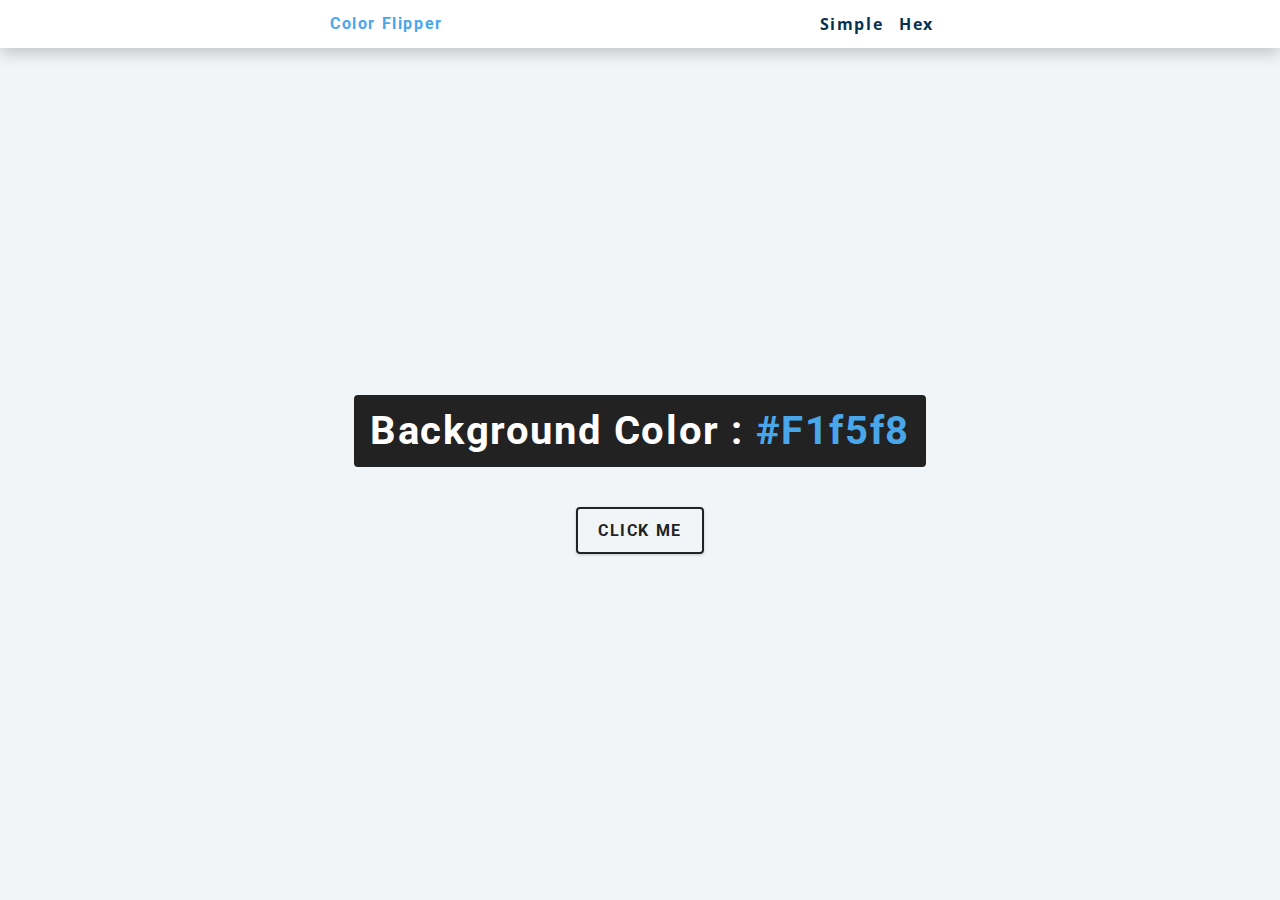
<file: color flipper pro1/index.html>
<!DOCTYPE html>
<html lang="en">
  <head>
    <meta charset="UTF-8" />
    <meta name="viewport" content="width=device-width, initial-scale=1.0" />
    <title>Color Flipper || Simple</title>

    <!-- styles -->
    <link rel="stylesheet" href="styles.css" />
  </head>
  <body>
    <nav>
      <div class="nav-center">
        <h4>Color Flipper</h4>
        <ul class="nav-links">
          <li>
            <a href="index.html">Simple</a>
          </li>
          <li>
            <a href="hex.html">Hex</a>
          </li>
        </ul>
      </div>
    </nav>
    <main>
      <div class="container">
        <h2>Background color : <span class="color">
          #f1f5f8
        </span></h2>
        <button class="btn btn-hero" id="btn">Click me</button>
      </div>
    </main>
    <!-- javascript -->
    <script src="app.js"></script>
  </body>
</html>
</file>
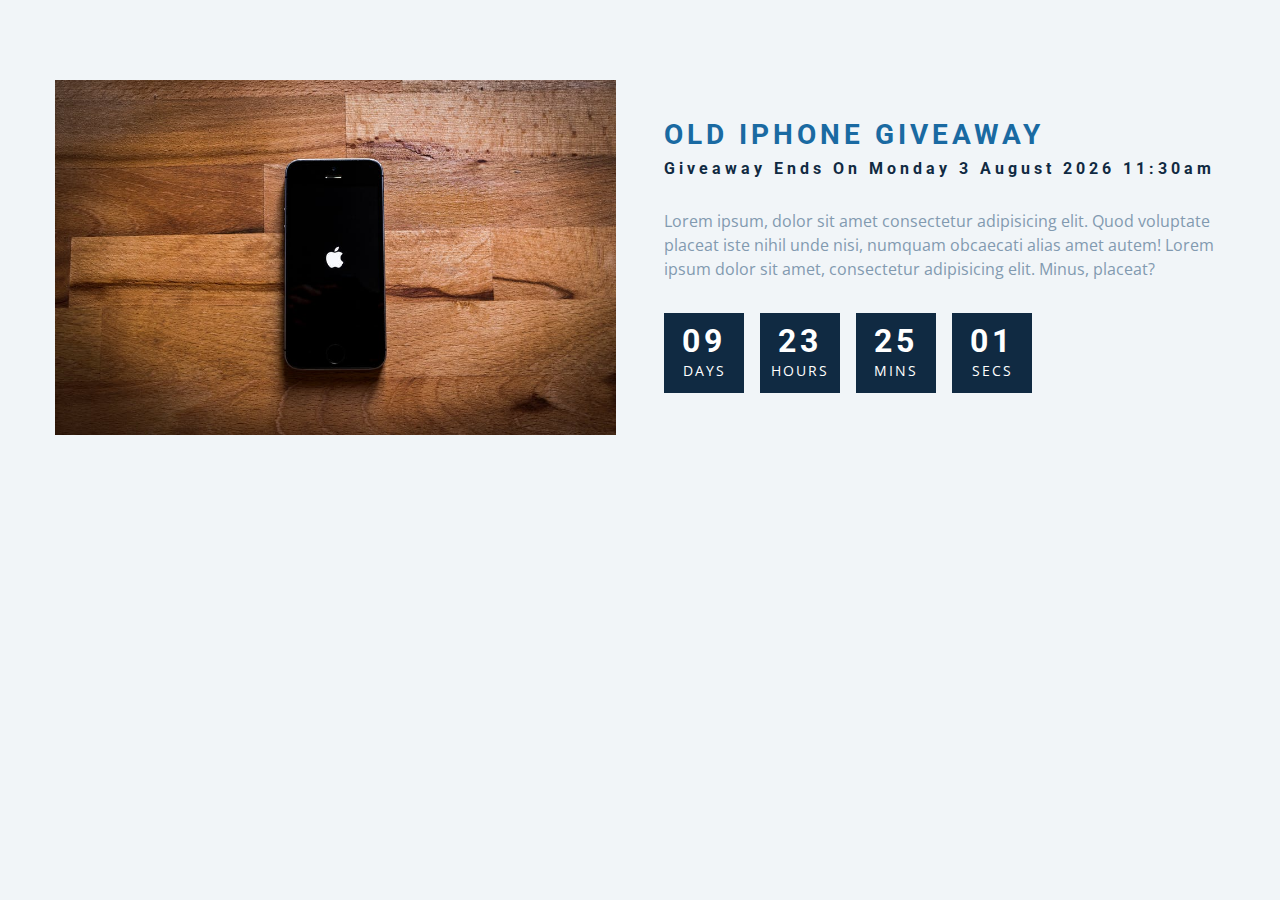
<file: countdown pro 12/index.html>
<!DOCTYPE html>
<html lang="en">
  <head>
    <meta charset="UTF-8" />
    <meta name="viewport" content="width=device-width, initial-scale=1.0" />
    <title>Countdown</title>

    <!-- styles -->
    <link rel="stylesheet" href="styles.css" />
  </head>
  <body>
    <section class="section-center">
      <article class="gift-img">
        <img src="images/gift.jpeg" alt="gigft picture" />
      </article>

      <article class="gift-info">
        <h3>Old iphone giveaway</h3>
        <h4 class="giveaway">giveaway ends on sunday ,24 april 2023, 8:am</h4>
        <p>
          Lorem ipsum, dolor sit amet consectetur adipisicing elit. Quod
          voluptate placeat iste nihil unde nisi, numquam obcaecati alias amet
          autem! Lorem ipsum dolor sit amet, consectetur adipisicing elit.
          Minus, placeat?
        </p>
        <div class="deadline">
          <div class="deadline-format">
            <div>
              <h4 class="days">34</h4>
              <span>days</span>
            </div>
          </div>
          <div class="deadline-format">
            <div>
              <h4 class="Hours">17</h4>
              <span>Hours</span>
            </div>
          </div>
          <div class="deadline-format">
            <div>
              <h4 class="Mins">30</h4>
              <span>Mins</span>
            </div>
          </div>
          <div class="deadline-format">
            <div>
              <h4 class="secs">10</h4>
              <span>Secs</span>
            </div>
          </div>
        </div>
      </article>
    </section>
    <!-- javascript -->
    <script src="app.js"></script>
  </body>
</html>
</file>
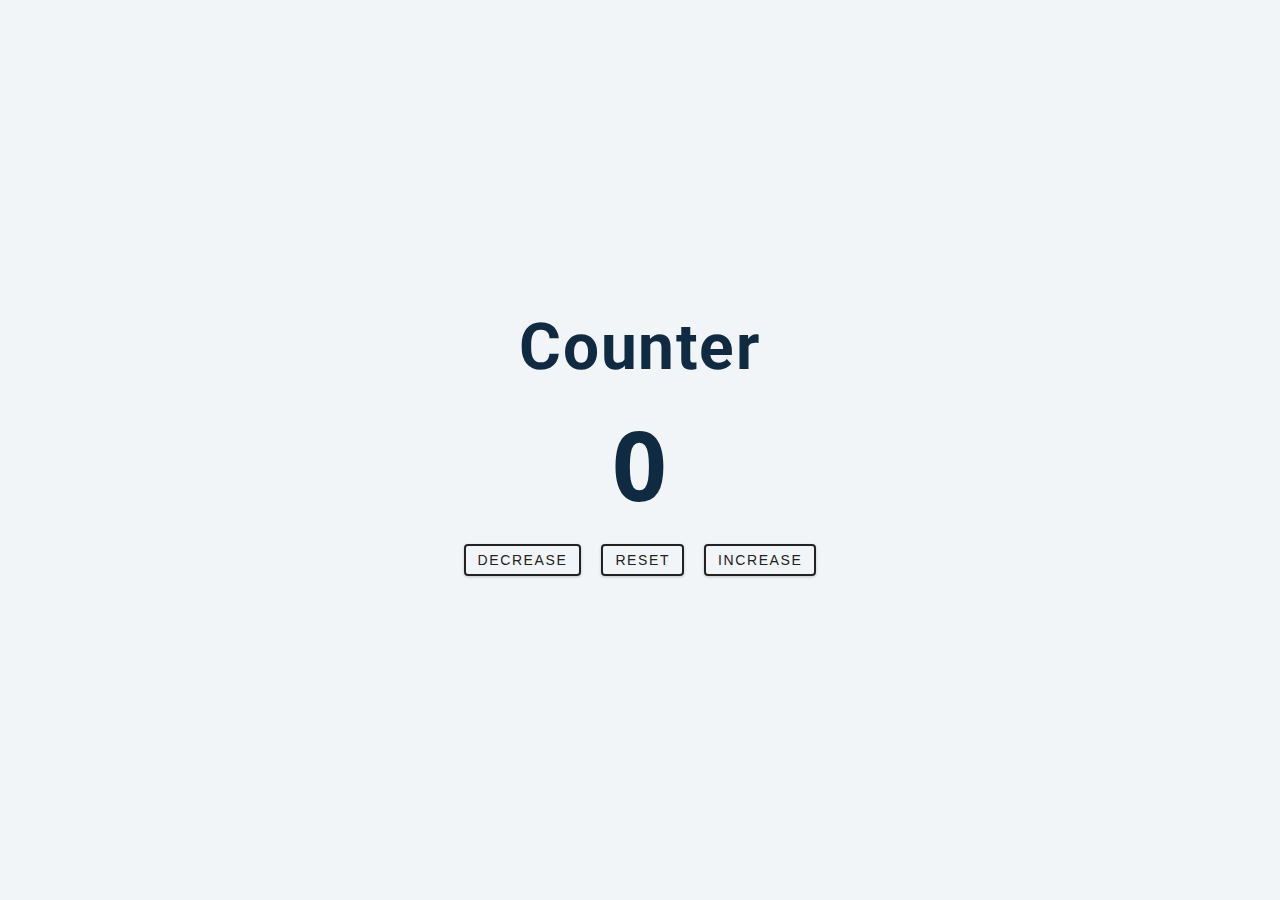
<file: counter pro2/index.html>
<!DOCTYPE html>
<html lang="en">
  <head>
    <meta charset="UTF-8" />
    <meta name="viewport" content="width=device-width, initial-scale=1.0" />
    <title>Counter</title>

    <!-- styles -->
    <link rel="stylesheet" href="styles.css" />
  </head>
  <body>
    <main>
      <div class="container">
        <h1>Counter</h1>
        <span id="value">
          0
        </span>
        <div class="button-container">
          <button class="btn decrease">Decrease</button>
          <button class="btn reset">Reset</button>
          <button class="btn increase">Increase</button>
        </div>
      </div>
    </main>
    <!-- javascript -->
    <script src="app.js"></script>
  </body>
</html>
</file>
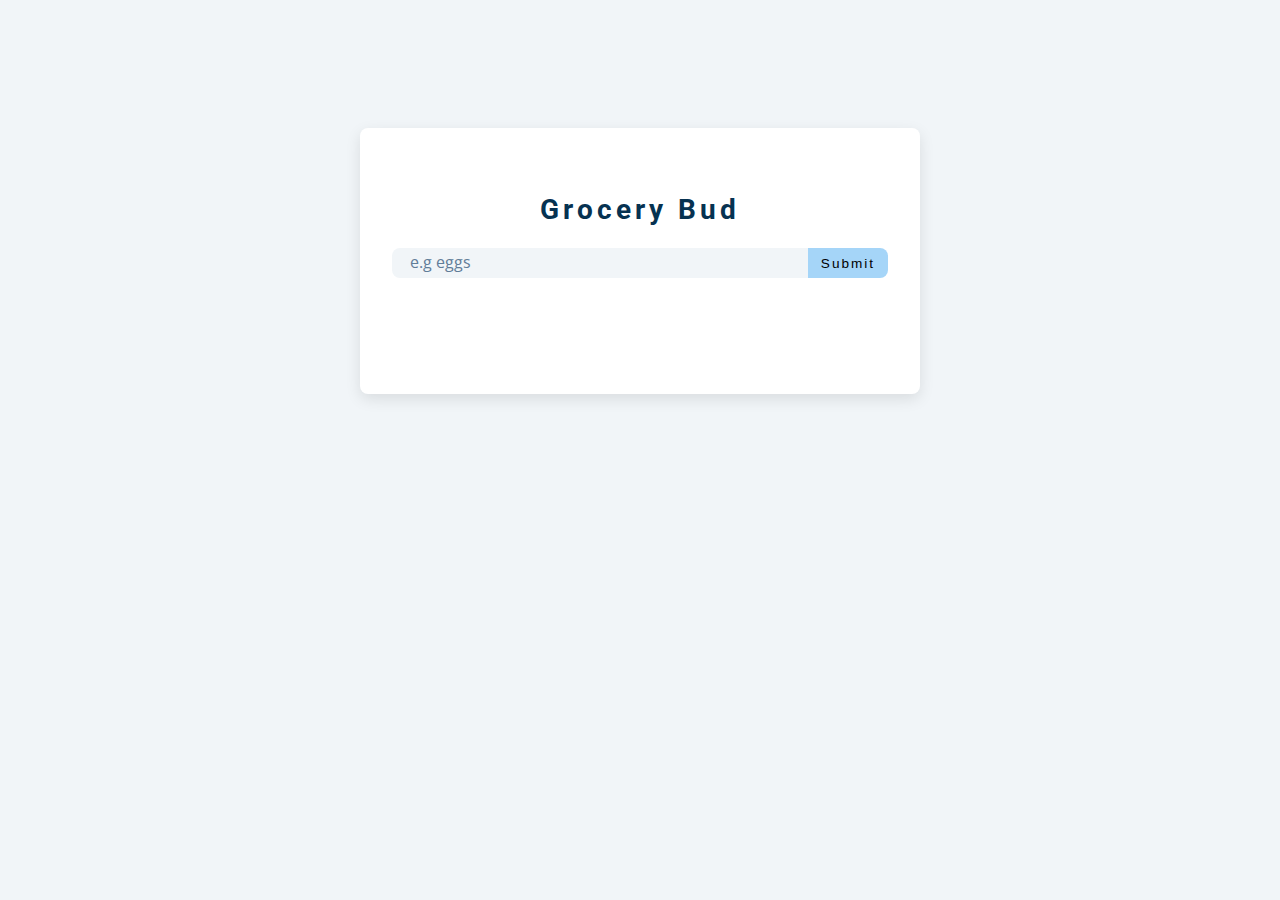
<file: Grocery pro 14/index.html>
<!DOCTYPE html>
<html lang="en">
  <head>
    <meta charset="UTF-8" />
    <meta name="viewport" content="width=device-width, initial-scale=1.0" />
    <title>Grocery Bud</title>
    <!-- font-awesome -->
    <link
      rel="stylesheet"
      href="https://cdnjs.cloudflare.com/ajax/libs/font-awesome/5.14.0/css/all.min.css"
    />
    <!-- styles -->
    <link rel="stylesheet" href="styles.css" />
  </head>
  <body>
    <section class="section-center">
      <!-- form -->
      <form class="grocery-form">
        <p class="alert"></p>
        <h3>grocery bud</h3>
        <div class="form-control">
          <input type="text" name="" id="grocery" placeholder="e.g eggs" />
          <button type="submit" class="submit-btn">submit</button>
        </div>
      </form>
      <!-- list  -->
      <div class="grocery-container">
        <div class="grocery-list">
          <article class="grocery-item"></article>
        </div>
        <!-- button -->
        <button type="button" class="clear-btn">clear item</button>
      </div>
    </section>
    <!-- javascript -->
    <script src="app.js"></script>
  </body>
</html>
</file>
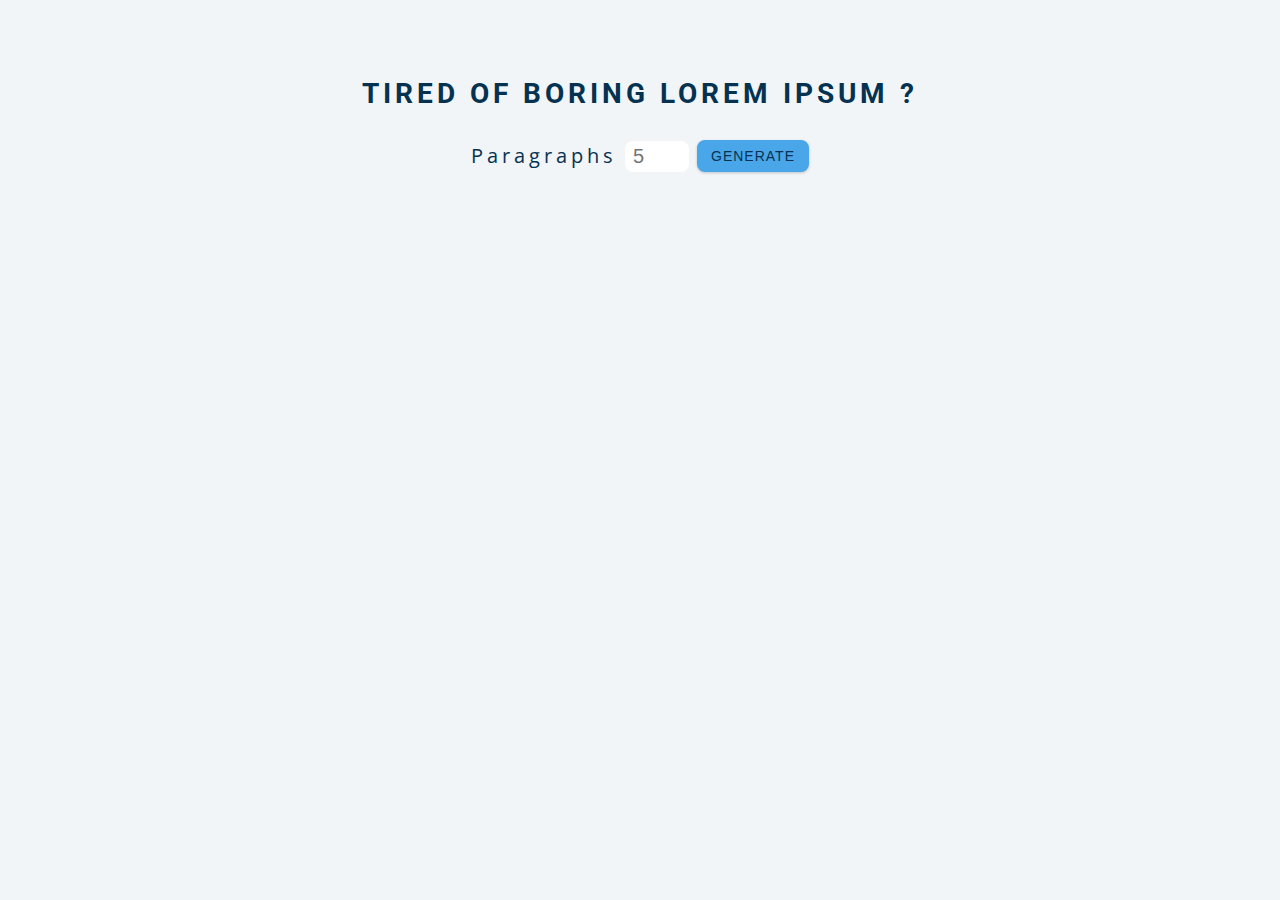
<file: Lorem ipsem pro 13/index.html>
<!DOCTYPE html>
<html lang="en">
  <head>
    <meta charset="UTF-8" />
    <meta name="viewport" content="width=device-width, initial-scale=1.0" />
    <title>Lorem Ipsum</title>

    <!-- styles -->
    <link rel="stylesheet" href="styles.css" />
  </head>
  <body>
    <section class="section-center">
      <h3>tired of boring lorem Ipsum ?</h3>
      <form class="lorem-form">
        <label for="amount">paragraphs</label>
        <input type="number" name="amount" id="amount" placeholder="5" />
        <button type="submit" class="btn">generate</button>
      </form>
      <article class="lorem-text"></article>
    </section>
    <!-- javascript -->
    <script src="app.js"></script>
  </body>
</html>
</file>
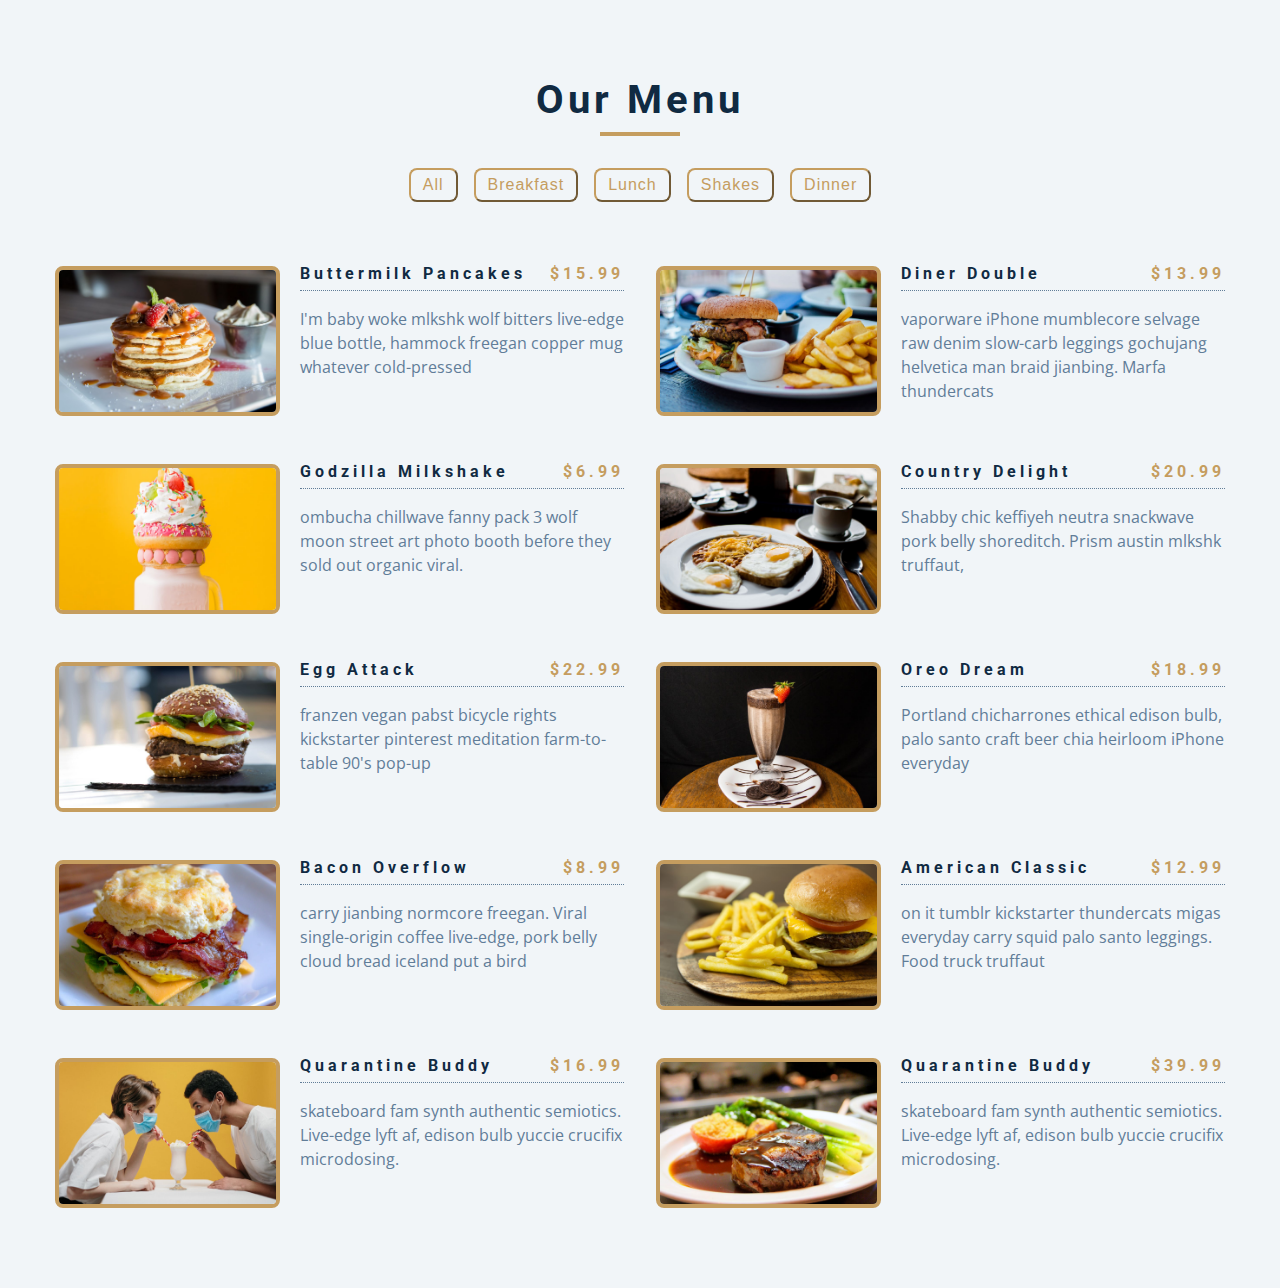
<file: menu pro 8/index.html>
<!DOCTYPE html>
<html lang="en">
  <head>
    <meta charset="UTF-8" />
    <meta name="viewport" content="width=device-width, initial-scale=1.0" />
    <title>Starter</title>
    <!-- font-awesome -->
    <link
      rel="stylesheet"
      href="https://cdnjs.cloudflare.com/ajax/libs/font-awesome/5.14.0/css/all.min.css"
    />
    <!-- styles -->
    <link rel="stylesheet" href="styles.css" />
  </head>
  <body>
    <section class="menu">
      <!-- title -->
      <div class="title">
        <h2>Our Menu</h2>
        <div class="underline"></div>
      </div>
      <!-- filter buttons -->
      <div class="btn-container">
        <!-- <button class="filter-btn" type="button" data-id="all">all</button>
        <button class="filter-btn" type="button" data-id="breakfast">
          breakfast
        </button>
        <button class="filter-btn" type="button" data-id="lunch">lunch</button>
        <button class="filter-btn" type="button" data-id="shakes">
          shakes
        </button> -->
      </div>
      <!-- menu items  -->
      <div class="section-center">
        <!-- single item starts here-->
        <!-- <article class="menu-item">
          <img src="images/menu-item.jpeg" class="photo" alt="menu item" />
          <div class="item-info">
            <header>
              <h4>Buttermilk pancakes</h4>
              <h4 class="price">$15</h4>
            </header>
            <p class="item-text">
              Lorem ipsum dolor sit amet consectetur adipisicing elit. Et
              eligendi beatae aperiam corporis quisquam consequatur deserunt
              vero repudiandae necessitatibus obcaecati?
            </p>
          </div>
        </article> -->

        <!-- single item ends here-->
      </div>
    </section>
    <!-- javascript -->
    <script src="app.js"></script>
  </body>
</html>
</file>
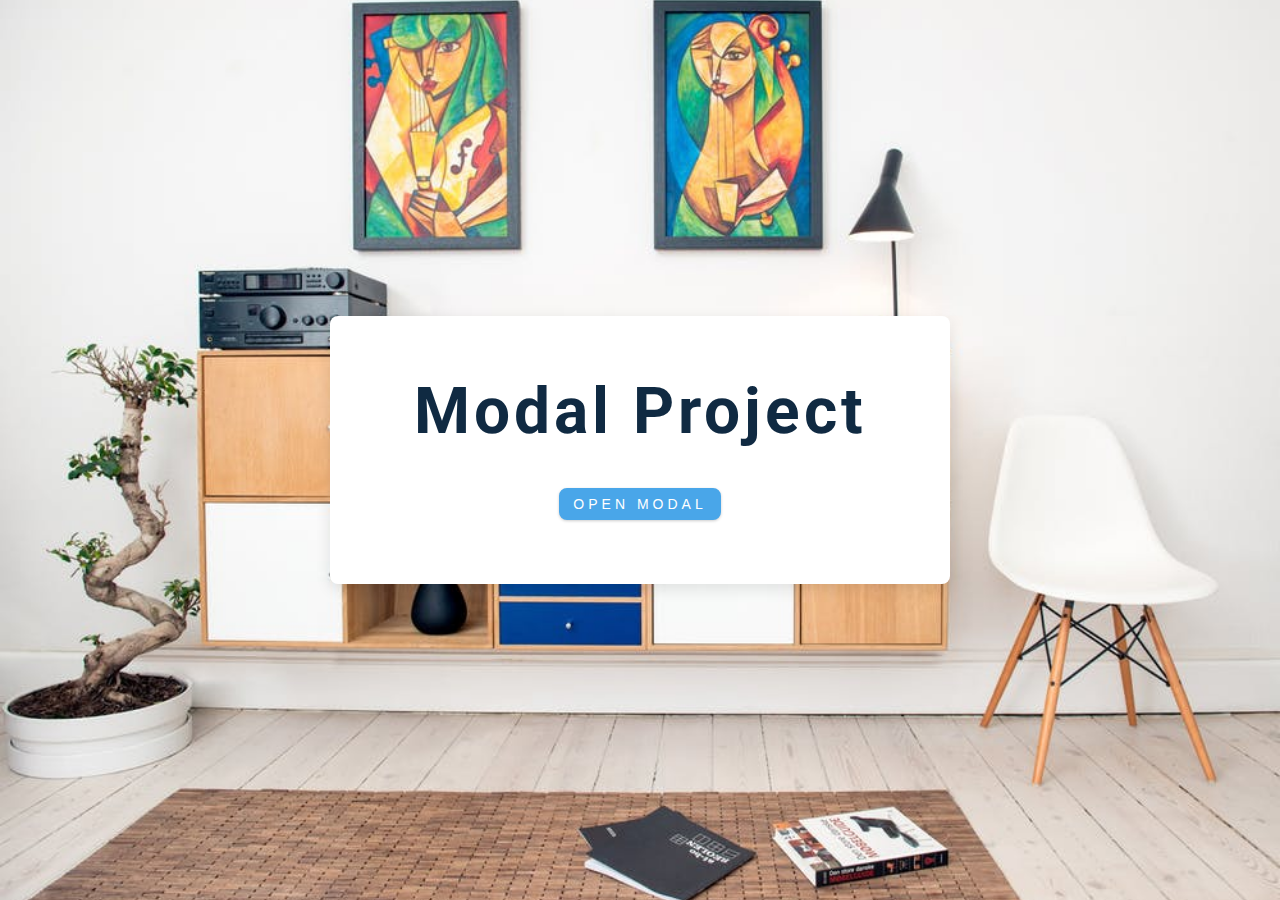
<file: Modal pro 6/index.html>
<!DOCTYPE html>
<html lang="en">
  <head>
    <meta charset="UTF-8" />
    <meta name="viewport" content="width=device-width, initial-scale=1.0" />
    <title>Modal</title>
    <!-- font-awesome -->
    <link
      rel="stylesheet"
      href="https://cdnjs.cloudflare.com/ajax/libs/font-awesome/5.14.0/css/all.min.css"
    />
    <!-- styles -->
    <link rel="stylesheet" href="styles.css" />
  </head>
  <body>
    <header class="hero">
      <div class="banner">
        <h1>Modal project</h1>
        <button class="btn modal-btn">open modal</button>
      </div>
    </header>
    <div class="modal-overlay">
      <div class="modal-container">
        <h3>Modal content</h3>
        <button class="close-btn">
          <i class="fas fa-times"></i>
        </button>
      </div>
    </div>
    <!-- javascript -->
    <script src="app.js"></script>
  </body>
</html>
</file>
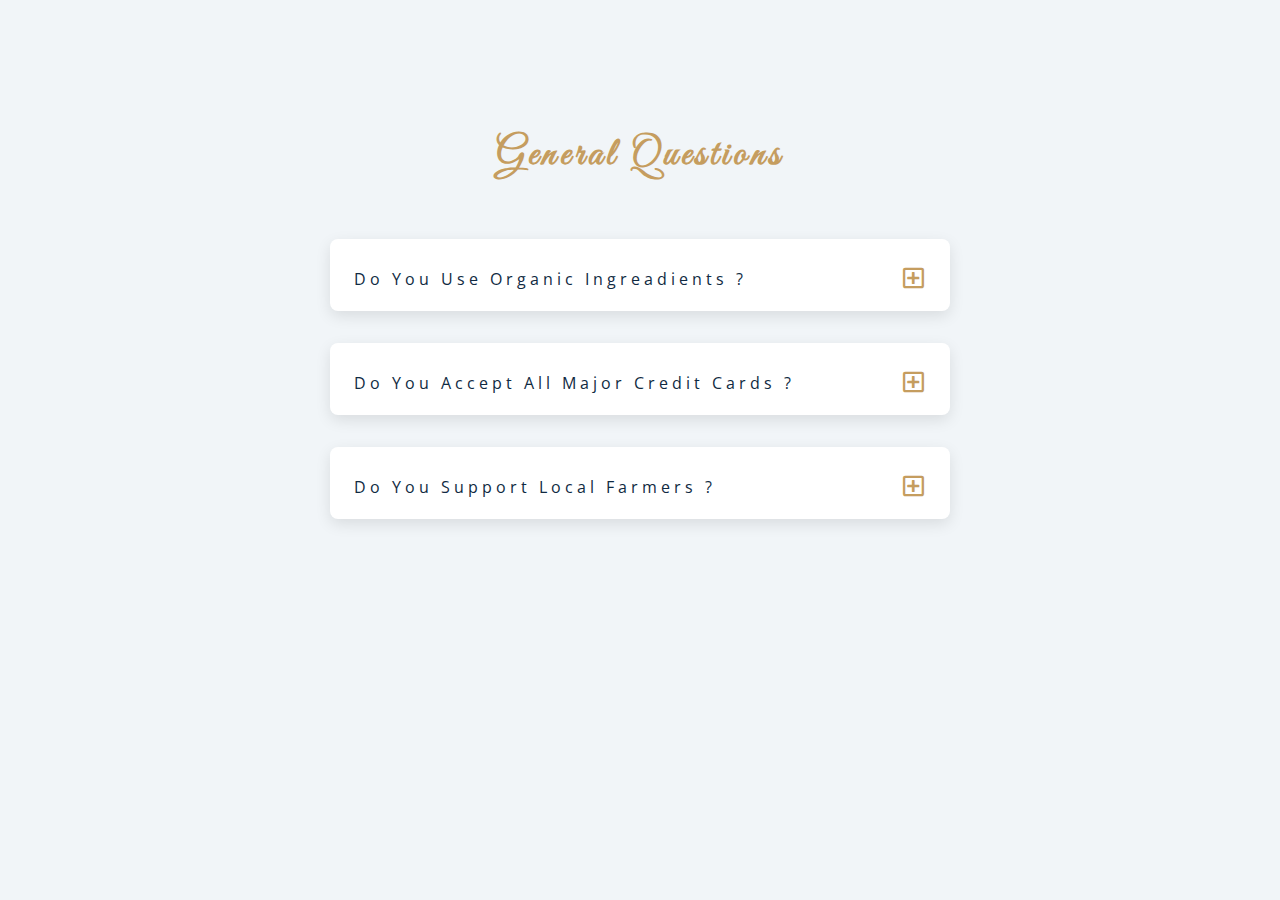
<file: questions pro7/index.html>
<!DOCTYPE html>
<html lang="en">
  <head>
    <meta charset="UTF-8" />
    <meta name="viewport" content="width=device-width, initial-scale=1.0" />
    <title>Q & A</title>
    <!-- font-awesome -->
    <link
      rel="stylesheet"
      href="https://cdnjs.cloudflare.com/ajax/libs/font-awesome/5.14.0/css/all.min.css"
    />
    <!-- extra fonts -->
    <link
      href="https://fonts.googleapis.com/css?family=Great+Vibes&display=swap"
      rel="stylesheet"
    />
    <!-- styles -->
    <link rel="stylesheet" href="styles.css" />
  </head>
  <body>
    <section class="questions">
      <!-- title -->
      <div class="title">
        <h2>General questions</h2>
      </div>
      <!-- questions -->
      <div class="section-center">
        <!-- single queation -->

        <article class="question">
          <div class="question-title">
            <p>Do you use organic ingreadients ?</p>
            <button type="button" class="question-btn">
              <span class="plus-icon"><i class="far fa-plus-square"></i></span>
              <span class="minus-icon"
                ><i class="far fa-minus-square"></i
              ></span>
            </button>
          </div>
          <div class="question-text">
            <p>
              Lorem ipsum dolor sit amet consectetur adipisicing elit. Vel modi
              quo expedita aliquam eligendi sit iste et laborum? Eos, quasi.
            </p>
          </div>
        </article>
        <article class="question">
          <div class="question-title">
            <p>Do you accept all major credit cards ?</p>
            <button type="button" class="question-btn">
              <span class="plus-icon"><i class="far fa-plus-square"></i></span>
              <span class="minus-icon"
                ><i class="far fa-minus-square"></i
              ></span>
            </button>
          </div>
          <div class="question-text">
            <p>
              Lorem ipsum dolor sit amet consectetur adipisicing elit. Vel modi
              quo expedita aliquam eligendi sit iste et laborum? Eos, quasi.
            </p>
          </div>
        </article>
        <article class="question">
          <div class="question-title">
            <p>Do you support local farmers ?</p>
            <button type="button" class="question-btn">
              <span class="plus-icon"><i class="far fa-plus-square"></i></span>
              <span class="minus-icon"
                ><i class="far fa-minus-square"></i
              ></span>
            </button>
          </div>
          <div class="question-text">
            <p>
              Lorem ipsum dolor sit amet consectetur adipisicing elit. Vel modi
              quo expedita aliquam eligendi sit iste et laborum? Eos, quasi.
            </p>
          </div>
        </article>

        <!-- single queation ends here -->
      </div>
    </section>
    <!-- javascript -->
    <script src="app.js"></script>
  </body>
</html>
</file>
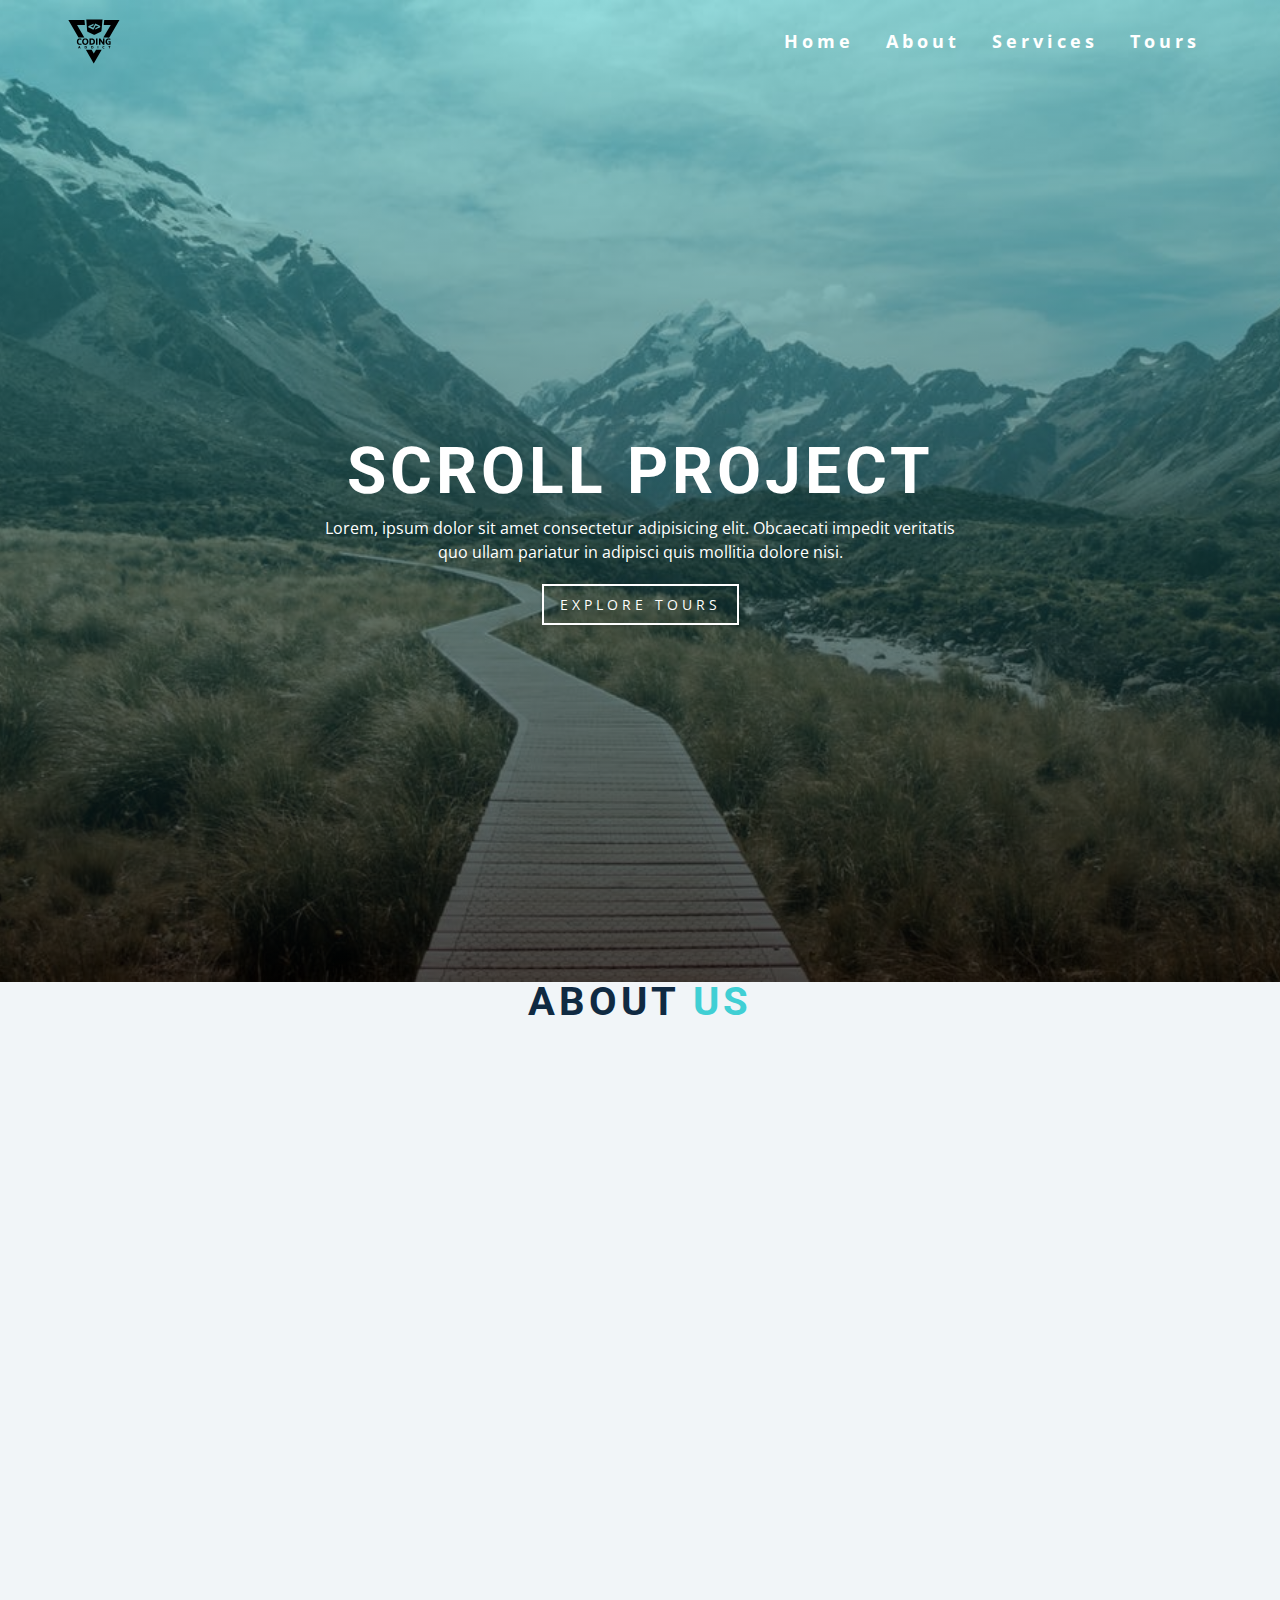
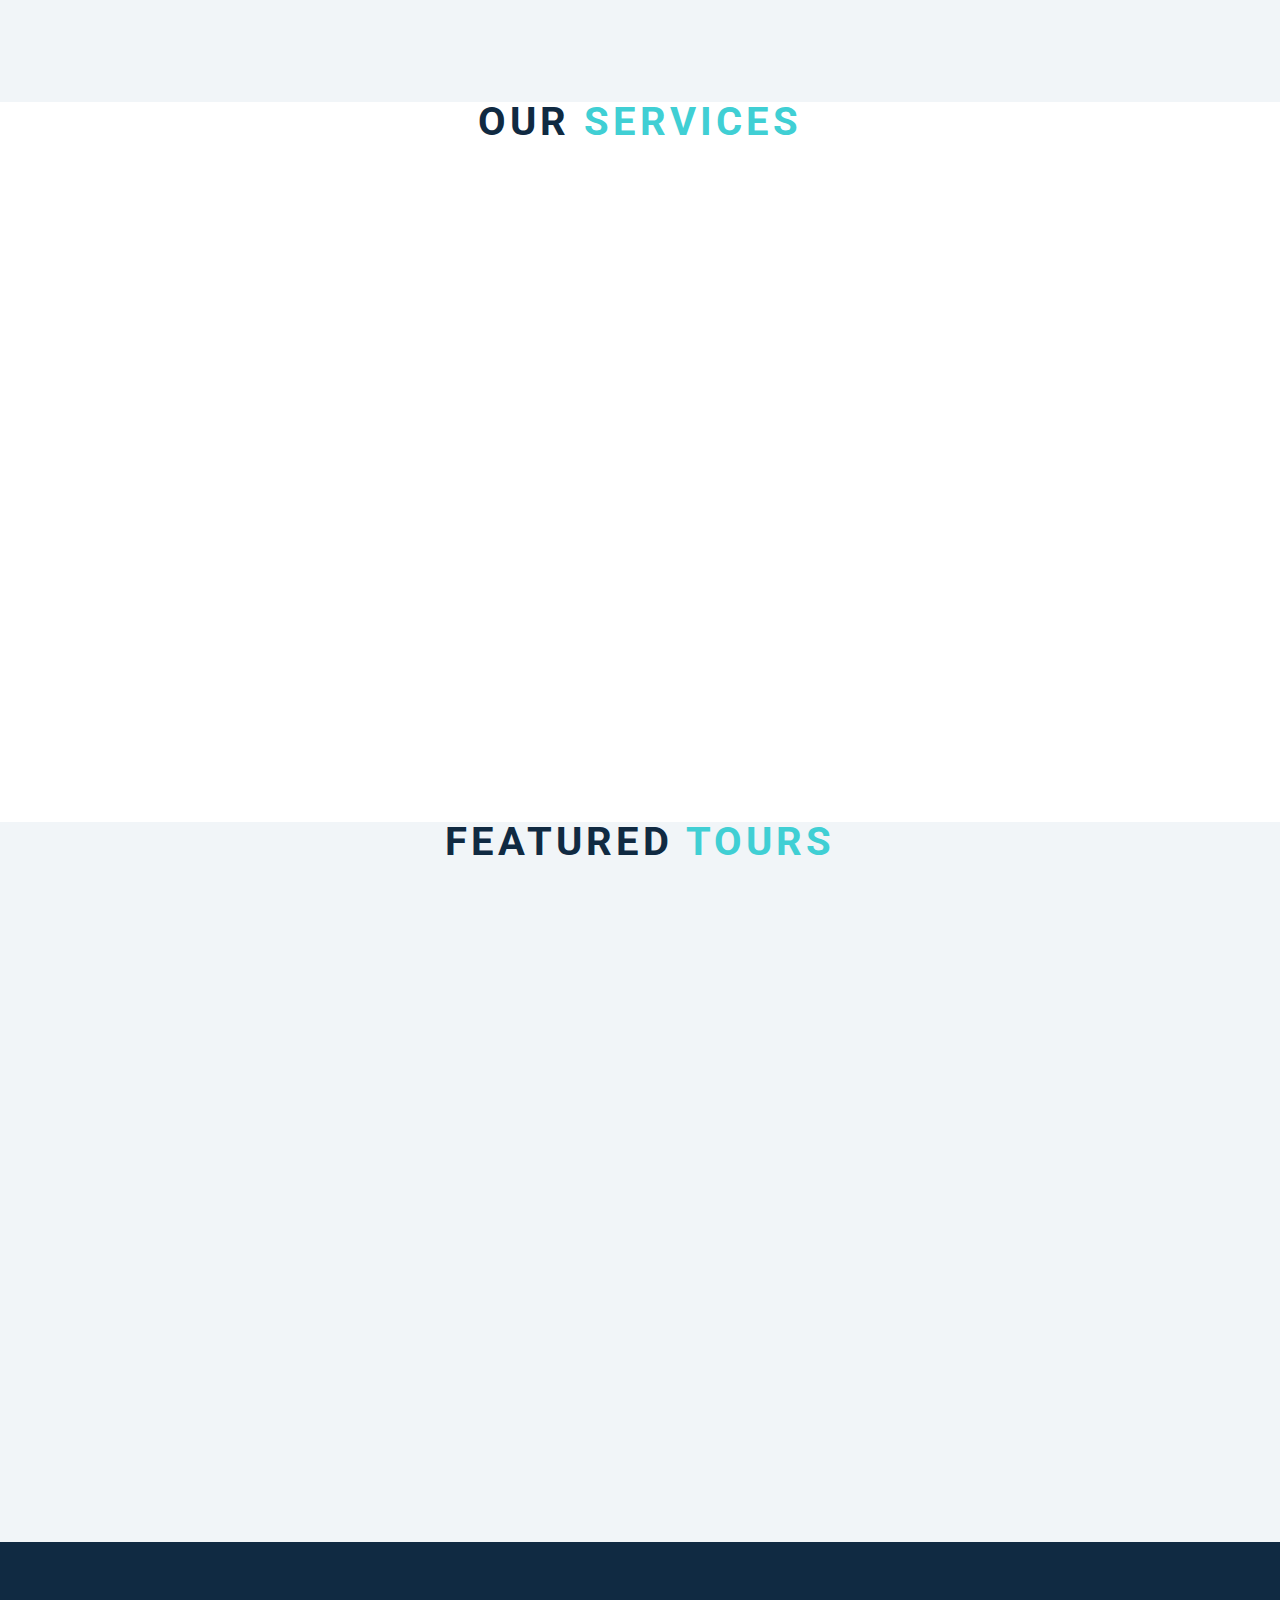
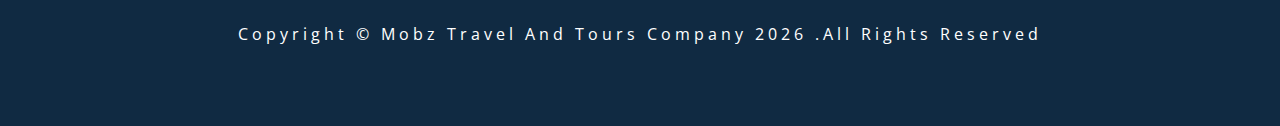
<file: scroll pro 10/index.html>
<!DOCTYPE html>
<html lang="en">
  <head>
    <meta charset="UTF-8" />
    <meta name="viewport" content="width=device-width, initial-scale=1.0" />
    <title>Scroll</title>
    <!-- font-awesome -->
    <link
      rel="stylesheet"
      href="https://cdnjs.cloudflare.com/ajax/libs/font-awesome/5.14.0/css/all.min.css"
    />
    <!-- styles -->
    <link rel="stylesheet" href="styles.css" />
  </head>
  <body>
    <!-- header -->
    <header id="home">
      <nav id="nav">
        <div class="nav-center">
          <div class="nav-header">
            <img src="logo/logo.svg" alt="logo" class="logo" />
            <button class="nav-toggle">
              <i class="fas fa-bars"></i>
            </button>
          </div>
          <!-- links -->
          <div class="links-container">
            <ul class="links">
              <li>
                <a href="#home" class="scroll-link">home</a>
              </li>
              <li>
                <a href="#about" class="scroll-link">about</a>
              </li>
              <li>
                <a href="#services" class="scroll-link">services</a>
              </li>
              <li>
                <a href="#tours" class="scroll-link">tours</a>
              </li>
            </ul>
          </div>
        </div>
      </nav>
      <!-- banner -->
      <div class="banner">
        <div class="container">
          <h1>Scroll project</h1>
          <p>
            Lorem, ipsum dolor sit amet consectetur adipisicing elit. Obcaecati
            impedit veritatis quo ullam pariatur in adipisci quis mollitia
            dolore nisi.
          </p>
          <a href="#tours" class="scroll-link btn btn-white">Explore tours</a>
        </div>
      </div>
    </header>
    <section id="about" class="section">
      <div class="title">
        <h2>about <span>us</span></h2>
      </div>
    </section>
    <section id="services" class="section">
      <div class="title">
        <h2>our <span>services</span></h2>
      </div>
    </section>
    <section id="tours" class="section">
      <div class="title">
        <h2>featured <span>tours</span></h2>
      </div>
    </section>
    <!-- footer -->
    <footer class="section">
      <p>
        copyright &copy; mobz travel and tours company
        <span id="date"> </span> .all rights reserved
      </p>
    </footer>
    <!-- back to top button -->
    <a href="#home" class="scroll-link top-link">
      <i class="fas fa-arrow-up"></i>
    </a>
    <!-- javascript -->
    <script src="app.js"></script>
  </body>
</html>
</file>
<file: color flipper pro1/styles.css>
/*
=============== 
Fonts
===============
*/
@import url("https://fonts.googleapis.com/css?family=Open+Sans|Roboto:400,700&display=swap");

/*
=============== 
Variables
===============
*/

:root {
  /* dark shades of primary color*/
  --clr-primary-1: hsl(205, 86%, 17%);
  --clr-primary-2: hsl(205, 77%, 27%);
  --clr-primary-3: hsl(205, 72%, 37%);
  --clr-primary-4: hsl(205, 63%, 48%);
  /* primary/main color */
  --clr-primary-5: hsl(205, 78%, 60%);
  /* lighter shades of primary color */
  --clr-primary-6: hsl(205, 89%, 70%);
  --clr-primary-7: hsl(205, 90%, 76%);
  --clr-primary-8: hsl(205, 86%, 81%);
  --clr-primary-9: hsl(205, 90%, 88%);
  --clr-primary-10: hsl(205, 100%, 96%);
  /* darkest grey - used for headings */
  --clr-grey-1: hsl(209, 61%, 16%);
  --clr-grey-2: hsl(211, 39%, 23%);
  --clr-grey-3: hsl(209, 34%, 30%);
  --clr-grey-4: hsl(209, 28%, 39%);
  /* grey used for paragraphs */
  --clr-grey-5: hsl(210, 22%, 49%);
  --clr-grey-6: hsl(209, 23%, 60%);
  --clr-grey-7: hsl(211, 27%, 70%);
  --clr-grey-8: hsl(210, 31%, 80%);
  --clr-grey-9: hsl(212, 33%, 89%);
  --clr-grey-10: hsl(210, 36%, 96%);
  --clr-white: #fff;
  --clr-red-dark: hsl(360, 67%, 44%);
  --clr-red-light: hsl(360, 71%, 66%);
  --clr-green-dark: hsl(125, 67%, 44%);
  --clr-green-light: hsl(125, 71%, 66%);
  --clr-black: #222;
  --ff-primary: "Roboto", sans-serif;
  --ff-secondary: "Open Sans", sans-serif;
  --transition: all 0.3s linear;
  --spacing: 0.1rem;
  --radius: 0.25rem;
  --light-shadow: 0 5px 15px rgba(0, 0, 0, 0.1);
  --dark-shadow: 0 5px 15px rgba(0, 0, 0, 0.2);
  --max-width: 1170px;
  --fixed-width: 620px;
}
/*
=============== 
Global Styles
===============
*/

*,
::after,
::before {
  margin: 0;
  padding: 0;
  box-sizing: border-box;
}
body {
  font-family: var(--ff-secondary);
  background: var(--clr-grey-10);
  color: var(--clr-grey-1);
  line-height: 1.5;
  font-size: 0.875rem;
}
ul {
  list-style-type: none;
}
a {
  text-decoration: none;
}
h1,
h2,
h3,
h4 {
  letter-spacing: var(--spacing);
  text-transform: capitalize;
  line-height: 1.25;
  margin-bottom: 0.75rem;
  font-family: var(--ff-primary);
}
h1 {
  font-size: 3rem;
}
h2 {
  font-size: 2rem;
}
h3 {
  font-size: 1.25rem;
}
h4 {
  font-size: 0.875rem;
}
p {
  margin-bottom: 1.25rem;
  color: var(--clr-grey-5);
}
@media screen and (min-width: 800px) {
  h1 {
    font-size: 4rem;
  }
  h2 {
    font-size: 2.5rem;
  }
  h3 {
    font-size: 1.75rem;
  }
  h4 {
    font-size: 1rem;
  }
  body {
    font-size: 1rem;
  }
  h1,
  h2,
  h3,
  h4 {
    line-height: 1;
  }
}
/*  global classes */

/* section */
.section {
  padding: 5rem 0;
}

.section-center {
  width: 90vw;
  margin: 0 auto;
  max-width: 1170px;
}
@media screen and (min-width: 992px) {
  .section-center {
    width: 95vw;
  }
}
main {
  min-height: 100vh;
  display: grid;
  place-items: center;
}

/*
=============== 
Nav
===============
*/
nav {
  background: var(--clr-white);
  height: 3rem;
  display: grid;
  align-items: center;
  box-shadow: var(--dark-shadow);
}
.nav-center {
  width: 90vw;
  max-width: var(--fixed-width);
  margin: 0 auto;
  display: flex;
  align-items: center;
  justify-content: space-between;
}
.nav-center h4 {
  margin-bottom: 0;
  color: var(--clr-primary-5);
}
.nav-links {
  display: flex;
}
nav a {
  text-transform: capitalize;
  font-weight: 700;
  font-size: 1rem;
  color: var(--clr-primary-1);
  letter-spacing: var(--spacing);
  margin-right: 1rem;
}
nav a:hover {
  color: var(--clr-primary-5);
}
/*
=============== 
Container
===============
*/
main {
  min-height: calc(100vh - 3rem);
  display: grid;
  place-items: center;
}
.container {
  text-align: center;
}
.container h2 {
  background: var(--clr-black);
  color: var(--clr-white);
  padding: 1rem;
  border-radius: var(--radius);
  margin-bottom: 2.5rem;
}
.color {
  color: var(--clr-primary-5);
}
.btn-hero {
  font-family: var(--ff-primary);
  text-transform: uppercase;
  background: transparent;
  color: var(--clr-black);
  letter-spacing: var(--spacing);
  display: inline-block;
  font-weight: 700;
  transition: var(--transition);
  border: 2px solid var(--clr-black);
  cursor: pointer;
  box-shadow: 0 1px 3px rgba(0, 0, 0, 0.2);
  border-radius: var(--radius);
  font-size: 1rem;
  padding: 0.75rem 1.25rem;
}
.btn-hero:hover {
  color: var(--clr-white);
  background: var(--clr-black);
}
</file>
<file: countdown pro 12/styles.css>
/*
=============== 
Fonts
===============
*/
@import url("https://fonts.googleapis.com/css?family=Open+Sans|Roboto:400,700&display=swap");

/*
=============== 
Variables
===============
*/

:root {
  /* dark shades of primary color*/
  --clr-primary-1: hsl(205, 86%, 17%);
  --clr-primary-2: hsl(205, 77%, 27%);
  --clr-primary-3: hsl(205, 72%, 37%);
  --clr-primary-4: hsl(205, 63%, 48%);
  /* primary/main color */
  --clr-primary-5: #49a6e9;
  /* lighter shades of primary color */
  --clr-primary-6: hsl(205, 89%, 70%);
  --clr-primary-7: hsl(205, 90%, 76%);
  --clr-primary-8: hsl(205, 86%, 81%);
  --clr-primary-9: hsl(205, 90%, 88%);
  --clr-primary-10: hsl(205, 100%, 96%);
  /* darkest grey - used for headings */
  --clr-grey-1: hsl(209, 61%, 16%);
  --clr-grey-2: hsl(211, 39%, 23%);
  --clr-grey-3: hsl(209, 34%, 30%);
  --clr-grey-4: hsl(209, 28%, 39%);
  /* grey used for paragraphs */
  --clr-grey-5: hsl(210, 22%, 49%);
  --clr-grey-6: hsl(209, 23%, 60%);
  --clr-grey-7: hsl(211, 27%, 70%);
  --clr-grey-8: hsl(210, 31%, 80%);
  --clr-grey-9: hsl(212, 33%, 89%);
  --clr-grey-10: hsl(210, 36%, 96%);
  --clr-white: #fff;
  --clr-red-dark: hsl(360, 67%, 44%);
  --clr-red-light: hsl(360, 71%, 66%);
  --clr-green-dark: hsl(125, 67%, 44%);
  --clr-green-light: hsl(125, 71%, 66%);
  --clr-black: #222;
  --clr-gold: #c59d5f;
  --ff-primary: "Roboto", sans-serif;
  --ff-secondary: "Open Sans", sans-serif;
  --transition: all 0.3s linear;
  --spacing: 0.25rem;
  --radius: 0.5rem;
  --light-shadow: 0 5px 15px rgba(0, 0, 0, 0.1);
  --dark-shadow: 0 5px 15px rgba(0, 0, 0, 0.2);
  --max-width: 1170px;
  --fixed-width: 620px;
}
/*
=============== 
Global Styles
===============
*/

*,
::after,
::before {
  margin: 0;
  padding: 0;
  box-sizing: border-box;
}
body {
  font-family: var(--ff-secondary);
  background: var(--clr-grey-10);
  color: var(--clr-grey-1);
  line-height: 1.5;
  font-size: 0.875rem;
}
ul {
  list-style-type: none;
}
a {
  text-decoration: none;
}
img:not(.logo) {
  width: 100%;
}
img {
  display: block;
}

h1,
h2,
h3,
h4 {
  letter-spacing: var(--spacing);
  text-transform: capitalize;
  line-height: 1.25;
  margin-bottom: 0.75rem;
  font-family: var(--ff-primary);
}
h1 {
  font-size: 3rem;
}
h2 {
  font-size: 2rem;
}
h3 {
  font-size: 1.25rem;
}
h4 {
  font-size: 0.875rem;
}
p {
  margin-bottom: 1.25rem;
  color: var(--clr-grey-5);
}
@media screen and (min-width: 800px) {
  h1 {
    font-size: 4rem;
  }
  h2 {
    font-size: 2.5rem;
  }
  h3 {
    font-size: 1.75rem;
  }
  h4 {
    font-size: 1rem;
  }
  body {
    font-size: 1rem;
  }
  h1,
  h2,
  h3,
  h4 {
    line-height: 1;
  }
}
/*  global classes */

.btn {
  text-transform: uppercase;
  background: transparent;
  color: var(--clr-black);
  padding: 0.375rem 0.75rem;
  letter-spacing: var(--spacing);
  display: inline-block;
  transition: var(--transition);
  font-size: 0.875rem;
  border: 2px solid var(--clr-black);
  cursor: pointer;
  box-shadow: 0 1px 3px rgba(0, 0, 0, 0.2);
  border-radius: var(--radius);
}
.btn:hover {
  color: var(--clr-white);
  background: var(--clr-black);
}
/* section */
.section {
  padding: 5rem 0;
}

.section-center {
  width: 90vw;
  margin: 5rem auto;
  max-width: 1170px;
}

main {
  min-height: 100vh;
  display: grid;
  place-items: center;
}
/*
=============== 
Countdown Timer
===============
*/
.gift-img {
  margin-bottom: 2rem;
}
.gift-info h3 {
  text-transform: uppercase;
  color: var(--clr-primary-3);
}
.gift-info p {
  color: var(--clr-grey-6);
}
.date {
  color: var(--clr-grey-5);
  font-size: 0.85rem;
}
@media screen and (min-width: 992px) {
  .section-center {
    display: grid;
    grid-template-columns: 1fr 1fr;
    place-items: center;
    gap: 3rem;
    width: 95vw;
  }
  .gift-img {
    margin-bottom: 0;
  }
}
.gift-info p {
  margin: 2rem 0;
}
.deadline {
  display: flex;
}
.deadline-format {
  background: var(--clr-grey-1);
  color: var(--clr-white);
  margin-right: 1rem;
  width: 5rem;
  height: 5rem;
  display: grid;
  place-items: center;
  text-align: center;
}
.deadline-format span {
  display: block;
  text-transform: uppercase;
  letter-spacing: 2px;
  font-size: 0.85rem;
}
.deadline h4:not(.expired) {
  font-size: 2rem;
  margin-bottom: 0.25rem;
  letter-spacing: var(--spacing);
}
</file>
<file: counter pro2/styles.css>
/*
=============== 
Fonts
===============
*/
@import url("https://fonts.googleapis.com/css?family=Open+Sans|Roboto:400,700&display=swap");

/*
=============== 
Variables
===============
*/

:root {
  /* dark shades of primary color*/
  --clr-primary-1: hsl(205, 86%, 17%);
  --clr-primary-2: hsl(205, 77%, 27%);
  --clr-primary-3: hsl(205, 72%, 37%);
  --clr-primary-4: hsl(205, 63%, 48%);
  /* primary/main color */
  --clr-primary-5: hsl(205, 78%, 60%);
  /* lighter shades of primary color */
  --clr-primary-6: hsl(205, 89%, 70%);
  --clr-primary-7: hsl(205, 90%, 76%);
  --clr-primary-8: hsl(205, 86%, 81%);
  --clr-primary-9: hsl(205, 90%, 88%);
  --clr-primary-10: hsl(205, 100%, 96%);
  /* darkest grey - used for headings */
  --clr-grey-1: hsl(209, 61%, 16%);
  --clr-grey-2: hsl(211, 39%, 23%);
  --clr-grey-3: hsl(209, 34%, 30%);
  --clr-grey-4: hsl(209, 28%, 39%);
  /* grey used for paragraphs */
  --clr-grey-5: hsl(210, 22%, 49%);
  --clr-grey-6: hsl(209, 23%, 60%);
  --clr-grey-7: hsl(211, 27%, 70%);
  --clr-grey-8: hsl(210, 31%, 80%);
  --clr-grey-9: hsl(212, 33%, 89%);
  --clr-grey-10: hsl(210, 36%, 96%);
  --clr-white: #fff;
  --clr-red-dark: hsl(360, 67%, 44%);
  --clr-red-light: hsl(360, 71%, 66%);
  --clr-green-dark: hsl(125, 67%, 44%);
  --clr-green-light: hsl(125, 71%, 66%);
  --clr-black: #222;
  --ff-primary: "Roboto", sans-serif;
  --ff-secondary: "Open Sans", sans-serif;
  --transition: all 0.3s linear;
  --spacing: 0.1rem;
  --radius: 0.25rem;
  --light-shadow: 0 5px 15px rgba(0, 0, 0, 0.1);
  --dark-shadow: 0 5px 15px rgba(0, 0, 0, 0.2);
  --max-width: 1170px;
  --fixed-width: 620px;
}
/*
=============== 
Global Styles
===============
*/

*,
::after,
::before {
  margin: 0;
  padding: 0;
  box-sizing: border-box;
}
body {
  font-family: var(--ff-secondary);
  background: var(--clr-grey-10);
  color: var(--clr-grey-1);
  line-height: 1.5;
  font-size: 0.875rem;
}
ul {
  list-style-type: none;
}
a {
  text-decoration: none;
}
h1,
h2,
h3,
h4 {
  letter-spacing: var(--spacing);
  text-transform: capitalize;
  line-height: 1.25;
  margin-bottom: 0.75rem;
  font-family: var(--ff-primary);
}
h1 {
  font-size: 3rem;
}
h2 {
  font-size: 2rem;
}
h3 {
  font-size: 1.25rem;
}
h4 {
  font-size: 0.875rem;
}
p {
  margin-bottom: 1.25rem;
  color: var(--clr-grey-5);
}
@media screen and (min-width: 800px) {
  h1 {
    font-size: 4rem;
  }
  h2 {
    font-size: 2.5rem;
  }
  h3 {
    font-size: 1.75rem;
  }
  h4 {
    font-size: 1rem;
  }
  body {
    font-size: 1rem;
  }
  h1,
  h2,
  h3,
  h4 {
    line-height: 1;
  }
}
/*  global classes */

/* section */
.section {
  padding: 5rem 0;
}

.section-center {
  width: 90vw;
  margin: 0 auto;
  max-width: 1170px;
}
@media screen and (min-width: 992px) {
  .section-center {
    width: 95vw;
  }
}
main {
  min-height: 100vh;
  display: grid;
  place-items: center;
}

/*
=============== 
Counter
===============
*/

main {
  min-height: 100vh;
  display: grid;
  place-items: center;
}
.container {
  text-align: center;
}
#value {
  font-size: 6rem;
  font-weight: bold;
}
.btn {
  text-transform: uppercase;
  background: transparent;
  color: var(--clr-black);
  padding: 0.375rem 0.75rem;
  letter-spacing: var(--spacing);
  display: inline-block;
  transition: var(--transition);
  font-size: 0.875rem;
  border: 2px solid var(--clr-black);
  cursor: pointer;
  box-shadow: 0 1px 3px rgba(0, 0, 0, 0.2);
  border-radius: var(--radius);
  margin: 0.5rem;
}
.btn:hover {
  color: var(--clr-white);
  background: var(--clr-black);
}
</file>
<file: Grocery pro 14/styles.css>
/*
=============== 
Fonts
===============
*/
@import url("https://fonts.googleapis.com/css?family=Open+Sans|Roboto:400,700&display=swap");

/*
=============== 
Variables
===============
*/

:root {
  /* dark shades of primary color*/
  --clr-primary-1: hsl(205, 86%, 17%);
  --clr-primary-2: hsl(205, 77%, 27%);
  --clr-primary-3: hsl(205, 72%, 37%);
  --clr-primary-4: hsl(205, 63%, 48%);
  /* primary/main color */
  --clr-primary-5: #49a6e9;
  /* lighter shades of primary color */
  --clr-primary-6: hsl(205, 89%, 70%);
  --clr-primary-7: hsl(205, 90%, 76%);
  --clr-primary-8: hsl(205, 86%, 81%);
  --clr-primary-9: hsl(205, 90%, 88%);
  --clr-primary-10: hsl(205, 100%, 96%);
  /* darkest grey - used for headings */
  --clr-grey-1: hsl(209, 61%, 16%);
  --clr-grey-2: hsl(211, 39%, 23%);
  --clr-grey-3: hsl(209, 34%, 30%);
  --clr-grey-4: hsl(209, 28%, 39%);
  /* grey used for paragraphs */
  --clr-grey-5: hsl(210, 22%, 49%);
  --clr-grey-6: hsl(209, 23%, 60%);
  --clr-grey-7: hsl(211, 27%, 70%);
  --clr-grey-8: hsl(210, 31%, 80%);
  --clr-grey-9: hsl(212, 33%, 89%);
  --clr-grey-10: hsl(210, 36%, 96%);
  --clr-white: #fff;
  --clr-red-dark: hsl(360, 67%, 44%);
  --clr-red-light: hsl(360, 71%, 66%);
  --clr-green-dark: hsl(125, 67%, 44%);
  --clr-green-light: hsl(125, 71%, 66%);
  --clr-black: #222;
  --ff-primary: "Roboto", sans-serif;
  --ff-secondary: "Open Sans", sans-serif;
  --transition: all 0.3s linear;
  --spacing: 0.25rem;
  --radius: 0.5rem;
  --light-shadow: 0 5px 15px rgba(0, 0, 0, 0.1);
  --dark-shadow: 0 5px 15px rgba(0, 0, 0, 0.2);
  --max-width: 1170px;
  --fixed-width: 620px;
}
/*
=============== 
Global Styles
===============
*/

*,
::after,
::before {
  margin: 0;
  padding: 0;
  box-sizing: border-box;
}
body {
  font-family: var(--ff-secondary);
  background: var(--clr-grey-10);
  color: var(--clr-grey-1);
  line-height: 1.5;
  font-size: 0.875rem;
}
ul {
  list-style-type: none;
}
a {
  text-decoration: none;
}
img:not(.logo) {
  width: 100%;
}
img {
  display: block;
}

h1,
h2,
h3,
h4 {
  letter-spacing: var(--spacing);
  text-transform: capitalize;
  line-height: 1.25;
  margin-bottom: 0.75rem;
  font-family: var(--ff-primary);
}
h1 {
  font-size: 3rem;
}
h2 {
  font-size: 2rem;
}
h3 {
  font-size: 1.25rem;
}
h4 {
  font-size: 0.875rem;
}
p {
  margin-bottom: 1.25rem;
  color: var(--clr-grey-5);
}
@media screen and (min-width: 800px) {
  h1 {
    font-size: 4rem;
  }
  h2 {
    font-size: 2.5rem;
  }
  h3 {
    font-size: 1.75rem;
  }
  h4 {
    font-size: 1rem;
  }
  body {
    font-size: 1rem;
  }
  h1,
  h2,
  h3,
  h4 {
    line-height: 1;
  }
}
/*  global classes */

.btn {
  text-transform: uppercase;
  background: transparent;
  color: var(--clr-black);
  padding: 0.375rem 0.75rem;
  letter-spacing: var(--spacing);
  display: inline-block;
  transition: var(--transition);
  font-size: 0.875rem;
  border: 2px solid var(--clr-black);
  cursor: pointer;
  box-shadow: 0 1px 3px rgba(0, 0, 0, 0.2);
  border-radius: var(--radius);
}
.btn:hover {
  color: var(--clr-white);
  background: var(--clr-black);
}
/* section */
.section {
  padding: 5rem 0;
}

.section-center {
  width: 90vw;
  margin: 0 auto;
  max-width: 35rem;
  margin-top: 8rem;
}
@media screen and (min-width: 992px) {
  .section-center {
    width: 95vw;
  }
}
main {
  min-height: 100vh;
  display: grid;
  place-items: center;
}
/*
=============== 
Grocery List
===============
*/
.section-center {
  background: var(--clr-white);
  border-radius: var(--radius);
  box-shadow: var(--light-shadow);
  transition: var(--transition);
  padding: 2rem;
}
.section-center:hover {
  box-shadow: var(--dark-shadow);
}
.alert {
  margin-bottom: 1rem;
  height: 1.25rem;
  display: grid;
  align-items: center;
  text-align: center;
  font-size: 0.7rem;
  border-radius: 0.25rem;
  letter-spacing: var(--spacing);
  text-transform: capitalize;
}
.alert-danger {
  color: #721c24;
  background: #f8d7da;
}
.alert-success {
  color: #155724;
  background: #d4edda;
}
.grocery-form h3 {
  color: var(--clr-primary-1);
  margin-bottom: 1.5rem;
  text-align: center;
}
.form-control {
  display: flex;
  justify-content: center;
}
#grocery {
  padding: 0.25rem;
  padding-left: 1rem;
  background: var(--clr-grey-10);
  border-top-left-radius: var(--radius);
  border-bottom-left-radius: var(--radius);
  border-color: transparent;
  font-size: 1rem;
  flex: 1 0 auto;
  color: var(--clr-grey-5);
}
#grocery::placeholder {
  font-family: var(--ff-secondary);
  color: var(--clr-grey-5);
}
.submit-btn {
  background: var(--clr-primary-8);
  border-color: transparent;
  flex: 0 0 5rem;
  display: grid;
  align-items: center;
  padding: 0.25rem;
  text-transform: capitalize;
  letter-spacing: 2px;
  border-top-right-radius: var(--radius);
  border-bottom-right-radius: var(--radius);
  cursor: pointer;
  content: var(--clr-primary-5);
  transition: var(--transition);
  font-size: 0.85rem;
}
.submit-btn:hover {
  background: var(--clr-primary-5);
  color: var(--clr-white);
}

.grocery-container {
  margin-top: 2rem;
  transition: var(--transition);
  visibility: hidden;
}
.show-container {
  visibility: visible;
}
.grocery-item {
  display: flex;
  align-items: center;
  justify-content: space-between;
  margin-bottom: 0.5rem;
  transition: var(--transition);
  padding: 0.25rem 1rem;
  border-radius: var(--radius);
  text-transform: capitalize;
}
.grocery-item:hover {
  color: var(--clr-grey-5);
  background: var(--clr-grey-10);
}
.grocery-item:hover .title {
  color: var(--clr-grey-5);
}
.title {
  margin-bottom: 0;
  color: var(--clr-grey-1);
  letter-spacing: 2px;
  transition: var(--transition);
}
.edit-btn,
.delete-btn {
  background: transparent;
  border-color: transparent;
  cursor: pointer;
  font-size: 0.7rem;
  margin: 0 0.15rem;
  transition: var(--transition);
}
.edit-btn {
  color: var(--clr-green-light);
}
.edit-btn:hover {
  color: var(--clr-green-dark);
}
.delete-btn {
  color: var(--clr-red-light);
}
.delete-btn:hover {
  color: var(--clr-red-dark);
}
.clear-btn {
  text-transform: capitalize;
  width: 10rem;
  height: 1.5rem;
  display: grid;
  align-items: center;
  background: transparent;
  border-color: transparent;
  color: var(--clr-red-light);
  margin: 0 auto;
  font-size: 0.85rem;
  letter-spacing: var(--spacing);
  cursor: pointer;
  transition: var(--transition);
  margin-top: 1.25rem;
}
.clear-btn:hover {
  color: var(--clr-red-dark);
}
</file>
<file: Lorem ipsem pro 13/styles.css>
/*
=============== 
Fonts
===============
*/
@import url("https://fonts.googleapis.com/css?family=Open+Sans|Roboto:400,700&display=swap");

/*
=============== 
Variables
===============
*/

:root {
  /* dark shades of primary color*/
  --clr-primary-1: hsl(205, 86%, 17%);
  --clr-primary-2: hsl(205, 77%, 27%);
  --clr-primary-3: hsl(205, 72%, 37%);
  --clr-primary-4: hsl(205, 63%, 48%);
  /* primary/main color */
  --clr-primary-5: #49a6e9;
  /* lighter shades of primary color */
  --clr-primary-6: hsl(205, 89%, 70%);
  --clr-primary-7: hsl(205, 90%, 76%);
  --clr-primary-8: hsl(205, 86%, 81%);
  --clr-primary-9: hsl(205, 90%, 88%);
  --clr-primary-10: hsl(205, 100%, 96%);
  /* darkest grey - used for headings */
  --clr-grey-1: hsl(209, 61%, 16%);
  --clr-grey-2: hsl(211, 39%, 23%);
  --clr-grey-3: hsl(209, 34%, 30%);
  --clr-grey-4: hsl(209, 28%, 39%);
  /* grey used for paragraphs */
  --clr-grey-5: hsl(210, 22%, 49%);
  --clr-grey-6: hsl(209, 23%, 60%);
  --clr-grey-7: hsl(211, 27%, 70%);
  --clr-grey-8: hsl(210, 31%, 80%);
  --clr-grey-9: hsl(212, 33%, 89%);
  --clr-grey-10: hsl(210, 36%, 96%);
  --clr-white: #fff;
  --clr-red-dark: hsl(360, 67%, 44%);
  --clr-red-light: hsl(360, 71%, 66%);
  --clr-green-dark: hsl(125, 67%, 44%);
  --clr-green-light: hsl(125, 71%, 66%);
  --clr-black: #222;
  --ff-primary: "Roboto", sans-serif;
  --ff-secondary: "Open Sans", sans-serif;
  --transition: all 0.3s linear;
  --spacing: 0.25rem;
  --radius: 0.5rem;
  --light-shadow: 0 5px 15px rgba(0, 0, 0, 0.1);
  --dark-shadow: 0 5px 15px rgba(0, 0, 0, 0.2);
  --max-width: 1170px;
  --fixed-width: 620px;
}
/*
=============== 
Global Styles
===============
*/

*,
::after,
::before {
  margin: 0;
  padding: 0;
  box-sizing: border-box;
}
body {
  font-family: var(--ff-secondary);
  background: var(--clr-grey-10);
  color: var(--clr-grey-1);
  line-height: 1.5;
  font-size: 0.875rem;
}
ul {
  list-style-type: none;
}
a {
  text-decoration: none;
}
img:not(.logo) {
  width: 100%;
}
img {
  display: block;
}

h1,
h2,
h3,
h4 {
  letter-spacing: var(--spacing);
  text-transform: capitalize;
  line-height: 1.25;
  margin-bottom: 0.75rem;
  font-family: var(--ff-primary);
}
h1 {
  font-size: 3rem;
}
h2 {
  font-size: 2rem;
}
h3 {
  font-size: 1.25rem;
}
h4 {
  font-size: 0.875rem;
}
p {
  margin-bottom: 1.25rem;
  color: var(--clr-grey-5);
}
@media screen and (min-width: 800px) {
  h1 {
    font-size: 4rem;
  }
  h2 {
    font-size: 2.5rem;
  }
  h3 {
    font-size: 1.75rem;
  }
  h4 {
    font-size: 1rem;
  }
  body {
    font-size: 1rem;
  }
  h1,
  h2,
  h3,
  h4 {
    line-height: 1;
  }
}
/*  global classes */

.btn {
  text-transform: uppercase;
  background: var(--clr-primary-5);
  color: var(--clr-primary-1);
  padding: 0.375rem 0.75rem;
  letter-spacing: 1px;
  display: inline-block;
  transition: var(--transition);
  font-size: 0.875rem;
  border: 2px solid var(--clr-primary-5);
  cursor: pointer;
  box-shadow: 0 1px 3px rgba(0, 0, 0, 0.2);
  border-radius: var(--radius);
}
.btn:hover {
  color: var(--clr-primary-5);
  background: var(--clr-primary-8);
  border-color: var(--clr-primary-8);
}
/* section */
.section {
  padding: 5rem 0;
}

.section-center {
  width: 90vw;
  margin: 0 auto;
  max-width: 40rem;
  margin-top: 5rem;
  text-align: center;
}
@media screen and (min-width: 992px) {
  .section-center {
    width: 95vw;
  }
}
main {
  min-height: 100vh;
  display: grid;
  place-items: center;
}
/*
=============== 
Lorem Ipsum
===============
*/
h3 {
  text-transform: uppercase;
  color: var(--clr-primary-1);
}
.lorem-form {
  text-transform: capitalize;
  letter-spacing: var(--spacing);
  margin-top: 2rem;
  margin-bottom: 4rem;
  display: flex;
  justify-content: center;
  align-items: center;
}
label {
  font-size: 1.25rem;
  color: var(--clr-primary-1);
}
input {
  padding: 0.25rem 0.5rem;

  width: 4rem;
  border-radius: var(--radius);
  border: none;
  margin: 0 0.5rem;
  font-size: 1.25rem;
}
button {
  background: var(--clr-primary-10);
}
.result {
  margin-bottom: 2rem;
}
</file>
<file: menu pro 8/styles.css>
/*
=============== 
Fonts
===============
*/
@import url("https://fonts.googleapis.com/css?family=Open+Sans|Roboto:400,700&display=swap");

/*
=============== 
Variables
===============
*/

:root {
  /* dark shades of primary color*/
  --clr-primary-1: hsl(205, 86%, 17%);
  --clr-primary-2: hsl(205, 77%, 27%);
  --clr-primary-3: hsl(205, 72%, 37%);
  --clr-primary-4: hsl(205, 63%, 48%);
  /* primary/main color */
  --clr-primary-5: #49a6e9;
  /* lighter shades of primary color */
  --clr-primary-6: hsl(205, 89%, 70%);
  --clr-primary-7: hsl(205, 90%, 76%);
  --clr-primary-8: hsl(205, 86%, 81%);
  --clr-primary-9: hsl(205, 90%, 88%);
  --clr-primary-10: hsl(205, 100%, 96%);
  /* darkest grey - used for headings */
  --clr-grey-1: hsl(209, 61%, 16%);
  --clr-grey-2: hsl(211, 39%, 23%);
  --clr-grey-3: hsl(209, 34%, 30%);
  --clr-grey-4: hsl(209, 28%, 39%);
  /* grey used for paragraphs */
  --clr-grey-5: hsl(210, 22%, 49%);
  --clr-grey-6: hsl(209, 23%, 60%);
  --clr-grey-7: hsl(211, 27%, 70%);
  --clr-grey-8: hsl(210, 31%, 80%);
  --clr-grey-9: hsl(212, 33%, 89%);
  --clr-grey-10: hsl(210, 36%, 96%);
  --clr-white: #fff;
  --clr-red-dark: hsl(360, 67%, 44%);
  --clr-red-light: hsl(360, 71%, 66%);
  --clr-green-dark: hsl(125, 67%, 44%);
  --clr-green-light: hsl(125, 71%, 66%);
  --clr-gold: #c59d5f;
  --clr-black: #222;
  --ff-primary: "Roboto", sans-serif;
  --ff-secondary: "Open Sans", sans-serif;
  --transition: all 0.3s linear;
  --spacing: 0.25rem;
  --radius: 0.5rem;
  --light-shadow: 0 5px 15px rgba(0, 0, 0, 0.1);
  --dark-shadow: 0 5px 15px rgba(0, 0, 0, 0.2);
  --max-width: 1170px;
  --fixed-width: 620px;
}
/*
=============== 
Global Styles
===============
*/

*,
::after,
::before {
  margin: 0;
  padding: 0;
  box-sizing: border-box;
}
body {
  font-family: var(--ff-secondary);
  background: var(--clr-grey-10);
  color: var(--clr-grey-1);
  line-height: 1.5;
  font-size: 0.875rem;
}
ul {
  list-style-type: none;
}
a {
  text-decoration: none;
}
img:not(.logo) {
  width: 100%;
}
img {
  display: block;
}

h1,
h2,
h3,
h4 {
  letter-spacing: var(--spacing);
  text-transform: capitalize;
  line-height: 1.25;
  margin-bottom: 0.75rem;
  font-family: var(--ff-primary);
}
h1 {
  font-size: 3rem;
}
h2 {
  font-size: 2rem;
}
h3 {
  font-size: 1.25rem;
}
h4 {
  font-size: 0.875rem;
}
p {
  margin-bottom: 1.25rem;
  color: var(--clr-grey-5);
}
@media screen and (min-width: 800px) {
  h1 {
    font-size: 4rem;
  }
  h2 {
    font-size: 2.5rem;
  }
  h3 {
    font-size: 1.75rem;
  }
  h4 {
    font-size: 1rem;
  }
  body {
    font-size: 1rem;
  }
  h1,
  h2,
  h3,
  h4 {
    line-height: 1;
  }
}
/*  global classes */

.btn {
  text-transform: uppercase;
  background: transparent;
  color: var(--clr-black);
  padding: 0.375rem 0.75rem;
  letter-spacing: var(--spacing);
  display: inline-block;
  transition: var(--transition);
  font-size: 0.875rem;
  border: 2px solid var(--clr-black);
  cursor: pointer;
  box-shadow: 0 1px 3px rgba(0, 0, 0, 0.2);
  border-radius: var(--radius);
}
.btn:hover {
  color: var(--clr-white);
  background: var(--clr-black);
}
/* section */
.section {
  padding: 5rem 0;
}

main {
  min-height: 100vh;
  display: grid;
  place-items: center;
}
/*
=============== 
Menu
===============
*/

.menu {
  padding: 5rem 0;
}
.title {
  text-align: center;
  margin-bottom: 2rem;
}
.underline {
  width: 5rem;
  height: 0.25rem;
  background: var(--clr-gold);
  margin-left: auto;
  margin-right: auto;
}
.btn-container {
  margin-bottom: 4rem;
  display: flex;
  justify-content: center;
}
.filter-btn {
  background: transparent;
  border-color: var(--clr-gold);
  font-size: 1rem;
  text-transform: capitalize;
  margin: 0 0.5rem;
  letter-spacing: 1px;
  border-radius: var(--radius);
  padding: 0.375rem 0.75rem;
  color: var(--clr-gold);
  cursor: pointer;
  transition: var(--transition);
}
.filter-btn:hover {
  background: var(--clr-gold);
  color: var(--clr-white);
}
.section-center {
  width: 90vw;
  margin: 0 auto;
  max-width: 1170px;
  display: grid;
  gap: 3rem 2rem;
  justify-items: center;
}
.menu-item {
  display: grid;
  gap: 1rem 2rem;
  max-width: 25rem;
}
.photo {
  object-fit: cover;
  height: 200px;
  border: 0.25rem solid var(--clr-gold);
  border-radius: var(--radius);
}
.item-info header {
  display: flex;
  justify-content: space-between;
  border-bottom: 0.5px dotted var(--clr-grey-5);
}
.item-info h4 {
  margin-bottom: 0.5rem;
}
.price {
  color: var(--clr-gold);
}
.item-text {
  margin-bottom: 0;
  padding-top: 1rem;
}

@media screen and (min-width: 768px) {
  .menu-item {
    grid-template-columns: 225px 1fr;
    gap: 0 1.25rem;
    max-width: 40rem;
  }
  .photo {
    height: 175px;
  }
}
@media screen and (min-width: 1200px) {
  .section-center {
    width: 95vw;
    grid-template-columns: 1fr 1fr;
  }
  .photo {
    height: 150px;
  }
}
</file>
<file: Modal pro 6/styles.css>
/*
=============== 
Fonts
===============
*/
@import url("https://fonts.googleapis.com/css?family=Open+Sans|Roboto:400,700&display=swap");

/*
=============== 
Variables
===============
*/

:root {
  /* dark shades of primary color*/
  --clr-primary-1: hsl(205, 86%, 17%);
  --clr-primary-2: hsl(205, 77%, 27%);
  --clr-primary-3: hsl(205, 72%, 37%);
  --clr-primary-4: hsl(205, 63%, 48%);
  /* primary/main color */
  --clr-primary-5: #49a6e9;
  /* --clr-primary-5: rgb(73, 166, 233); */
  /* lighter shades of primary color */
  --clr-primary-6: hsl(205, 89%, 70%);
  --clr-primary-7: hsl(205, 90%, 76%);
  --clr-primary-8: hsl(205, 86%, 81%);
  --clr-primary-9: hsl(205, 90%, 88%);
  --clr-primary-10: hsl(205, 100%, 96%);
  /* darkest grey - used for headings */
  --clr-grey-1: hsl(209, 61%, 16%);
  --clr-grey-2: hsl(211, 39%, 23%);
  --clr-grey-3: hsl(209, 34%, 30%);
  --clr-grey-4: hsl(209, 28%, 39%);
  /* grey used for paragraphs */
  --clr-grey-5: hsl(210, 22%, 49%);
  --clr-grey-6: hsl(209, 23%, 60%);
  --clr-grey-7: hsl(211, 27%, 70%);
  --clr-grey-8: hsl(210, 31%, 80%);
  --clr-grey-9: hsl(212, 33%, 89%);
  --clr-grey-10: hsl(210, 36%, 96%);
  --clr-white: #fff;
  --clr-red-dark: hsl(360, 67%, 44%);
  --clr-red-light: hsl(360, 71%, 66%);
  --clr-green-dark: hsl(125, 67%, 44%);
  --clr-green-light: hsl(125, 71%, 66%);
  --clr-black: #222;
  --ff-primary: "Roboto", sans-serif;
  --ff-secondary: "Open Sans", sans-serif;
  --transition: all 0.3s linear;
  --spacing: 0.25rem;
  --radius: 0.5rem;
  --light-shadow: 0 5px 15px rgba(0, 0, 0, 0.1);
  --dark-shadow: 0 5px 15px rgba(0, 0, 0, 0.2);
  --max-width: 1170px;
  --fixed-width: 620px;
}
/*
=============== 
Global Styles
===============
*/

*,
::after,
::before {
  margin: 0;
  padding: 0;
  box-sizing: border-box;
}
body {
  font-family: var(--ff-secondary);
  background: var(--clr-grey-10);
  color: var(--clr-grey-1);
  line-height: 1.5;
  font-size: 0.875rem;
}
ul {
  list-style-type: none;
}
a {
  text-decoration: none;
}
img:not(.logo) {
  width: 100%;
}
img {
  display: block;
}

h1,
h2,
h3,
h4 {
  letter-spacing: var(--spacing);
  text-transform: capitalize;
  line-height: 1.25;
  margin-bottom: 0.75rem;
  font-family: var(--ff-primary);
}
h1 {
  font-size: 3rem;
}
h2 {
  font-size: 2rem;
}
h3 {
  font-size: 1.25rem;
}
h4 {
  font-size: 0.875rem;
}
p {
  margin-bottom: 1.25rem;
  color: var(--clr-grey-5);
}
@media screen and (min-width: 800px) {
  h1 {
    font-size: 4rem;
  }
  h2 {
    font-size: 2.5rem;
  }
  h3 {
    font-size: 1.75rem;
  }
  h4 {
    font-size: 1rem;
  }
  body {
    font-size: 1rem;
  }
  h1,
  h2,
  h3,
  h4 {
    line-height: 1;
  }
}
/*  global classes */

.btn {
  text-transform: uppercase;
  background: transparent;
  color: var(--clr-black);
  padding: 0.375rem 0.75rem;
  letter-spacing: var(--spacing);
  display: inline-block;
  transition: var(--transition);
  font-size: 0.875rem;
  border: 2px solid var(--clr-black);
  cursor: pointer;
  box-shadow: 0 1px 3px rgba(0, 0, 0, 0.2);
  border-radius: var(--radius);
}
.btn:hover {
  color: var(--clr-white);
  background: var(--clr-black);
}
/* section */
.section {
  padding: 5rem 0;
}

.section-center {
  width: 90vw;
  margin: 0 auto;
  max-width: 1170px;
}
@media screen and (min-width: 992px) {
  .section-center {
    width: 95vw;
  }
}
main {
  min-height: 100vh;
  display: grid;
  place-items: center;
}
/*
=============== 
Modal
===============
*/
.hero {
  min-height: 100vh;
  background: url("images/hero.jpeg") center/cover no-repeat;
  display: grid;
  place-items: center;
}
.banner {
  background: var(--clr-white);
  padding: 4rem 0;
  border-radius: var(--radius);
  box-shadow: var(--light-shadow);
  text-align: center;
  width: 90vw;
  max-width: var(--fixed-width);
}
.modal-btn {
  margin-top: 2rem;
  background: var(--clr-primary-5);
  border-color: var(--clr-primary-5);
  color: var(--clr-white);
}
.modal-btn:hover {
  background: transparent;
  color: var(--clr-primary-5);
}
.modal-overlay {
  position: fixed;
  top: 0;
  left: 0;
  width: 100%;
  height: 100%;
  background: rgba(73, 166, 233, 0.5);
  display: grid;
  place-items: center;
  transition: var(--transition);
  visibility: hidden;
  z-index: -10;
}
/* OPEN/CLOSE MODAL */
.open-modal {
  visibility: visible;
  z-index: 10;
}
.modal-container {
  background: var(--clr-white);
  border-radius: var(--radius);
  width: 90vw;
  height: 30vh;
  max-width: var(--fixed-width);
  text-align: center;
  display: grid;
  place-items: center;
  position: relative;
}
.close-btn {
  position: absolute;
  top: 1rem;
  right: 1rem;
  font-size: 2rem;
  background: transparent;
  border-color: transparent;
  color: var(--clr-red-dark);
  cursor: pointer;
  transition: var(--transition);
}
.close-btn:hover {
  color: var(--clr-red-light);
  transform: scale(1.3);
}
</file>
<file: questions pro7/styles.css>
/*
=============== 
Fonts
===============
*/
@import url("https://fonts.googleapis.com/css?family=Open+Sans|Roboto:400,700&display=swap");

/*
=============== 
Variables
===============
*/

:root {
  /* dark shades of primary color*/
  --clr-primary-1: hsl(205, 86%, 17%);
  --clr-primary-2: hsl(205, 77%, 27%);
  --clr-primary-3: hsl(205, 72%, 37%);
  --clr-primary-4: hsl(205, 63%, 48%);
  /* primary/main color */
  --clr-primary-5: #49a6e9;
  /* lighter shades of primary color */
  --clr-primary-6: hsl(205, 89%, 70%);
  --clr-primary-7: hsl(205, 90%, 76%);
  --clr-primary-8: hsl(205, 86%, 81%);
  --clr-primary-9: hsl(205, 90%, 88%);
  --clr-primary-10: hsl(205, 100%, 96%);
  /* darkest grey - used for headings */
  --clr-grey-1: hsl(209, 61%, 16%);
  --clr-grey-2: hsl(211, 39%, 23%);
  --clr-grey-3: hsl(209, 34%, 30%);
  --clr-grey-4: hsl(209, 28%, 39%);
  /* grey used for paragraphs */
  --clr-grey-5: hsl(210, 22%, 49%);
  --clr-grey-6: hsl(209, 23%, 60%);
  --clr-grey-7: hsl(211, 27%, 70%);
  --clr-grey-8: hsl(210, 31%, 80%);
  --clr-grey-9: hsl(212, 33%, 89%);
  --clr-grey-10: hsl(210, 36%, 96%);
  --clr-white: #fff;
  --clr-red-dark: hsl(360, 67%, 44%);
  --clr-red-light: hsl(360, 71%, 66%);
  --clr-green-dark: hsl(125, 67%, 44%);
  --clr-green-light: hsl(125, 71%, 66%);
  --clr-gold: #c59d5f;
  --clr-black: #222;
  --ff-primary: "Roboto", sans-serif;
  --ff-secondary: "Open Sans", sans-serif;
  --transition: all 0.3s linear;
  --spacing: 0.25rem;
  --radius: 0.5rem;
  --light-shadow: 0 5px 15px rgba(0, 0, 0, 0.1);
  --dark-shadow: 0 5px 15px rgba(0, 0, 0, 0.2);
  --max-width: 1170px;
  --fixed-width: 620px;
}
/*
=============== 
Global Styles
===============
*/

*,
::after,
::before {
  margin: 0;
  padding: 0;
  box-sizing: border-box;
}
body {
  font-family: var(--ff-secondary);
  background: var(--clr-grey-10);
  color: var(--clr-grey-1);
  line-height: 1.5;
  font-size: 0.875rem;
}
ul {
  list-style-type: none;
}
a {
  text-decoration: none;
}
img:not(.logo) {
  width: 100%;
}
img {
  display: block;
}

h1,
h2,
h3,
h4 {
  letter-spacing: var(--spacing);
  text-transform: capitalize;
  line-height: 1.25;
  margin-bottom: 0.75rem;
  font-family: var(--ff-primary);
}
h1 {
  font-size: 3rem;
}
h2 {
  font-size: 2rem;
}
h3 {
  font-size: 1.25rem;
}
h4 {
  font-size: 0.875rem;
}
p {
  margin-bottom: 1.25rem;
  color: var(--clr-grey-5);
}
@media screen and (min-width: 800px) {
  h1 {
    font-size: 4rem;
  }
  h2 {
    font-size: 2.5rem;
  }
  h3 {
    font-size: 1.75rem;
  }
  h4 {
    font-size: 1rem;
  }
  body {
    font-size: 1rem;
  }
  h1,
  h2,
  h3,
  h4 {
    line-height: 1;
  }
}
/*  global classes */

.btn {
  text-transform: uppercase;
  background: transparent;
  color: var(--clr-black);
  padding: 0.375rem 0.75rem;
  letter-spacing: var(--spacing);
  display: inline-block;
  transition: var(--transition);
  font-size: 0.875rem;
  border: 2px solid var(--clr-black);
  cursor: pointer;
  box-shadow: 0 1px 3px rgba(0, 0, 0, 0.2);
  border-radius: var(--radius);
}
.btn:hover {
  color: var(--clr-white);
  background: var(--clr-black);
}
/* section */
.section {
  padding: 5rem 0;
}

.section-center {
  width: 90vw;
  margin: 0 auto;
  max-width: 1170px;
}
@media screen and (min-width: 992px) {
  .section-center {
    width: 95vw;
  }
}
main {
  min-height: 100vh;
  display: grid;
  place-items: center;
}
/*
=============== 
Questions
===============
*/
.title {
  margin-top: 15vh;
  margin-bottom: 4rem;
}
.title h2 {
  color: var(--clr-gold);
  font-family: "Great Vibes", cursive;
  text-align: center;
}
.section-center {
  max-width: var(--fixed-width);
}
.question {
  background: var(--clr-white);
  border-radius: var(--radius);
  box-shadow: var(--light-shadow);
  padding: 1.5rem 1.5rem 0 1.5rem;
  margin-bottom: 2rem;
}
.question-title {
  display: flex;
  justify-content: space-between;
  align-items: center;
  text-transform: capitalize;
  padding-bottom: 1rem;
}
.question-title p {
  margin-bottom: 0;
  letter-spacing: var(--spacing);
  color: var(--clr-grey-1);
}
.question-btn {
  font-size: 1.5rem;
  background: transparent;
  border-color: transparent;
  cursor: pointer;
  color: var(--clr-gold);
  transition: var(--transition);
}
.question-btn:hover {
  transform: rotate(90deg);
}
.question-text {
  padding: 1rem 0 1.5rem 0;
  border-top: 1px solid rgba(0, 0, 0, 0.2);
}
.question-text p {
  margin-bottom: 0;
}
/* hide text */
.question-text {
  display: none;
}
.show-text .question-text {
  display: block;
}
.minus-icon {
  display: none;
}
.show-text .minus-icon {
  display: inline;
}
.show-text .plus-icon {
  display: none;
}
</file>
<file: scroll pro 10/styles.css>
/*
=============== 
Fonts
===============
*/
@import url("https://fonts.googleapis.com/css?family=Open+Sans|Roboto:400,700&display=swap");

/*
=============== 
Variables
===============
*/

:root {
  /* dark shades of primary color*/
  --clr-primary-1: hsl(205, 86%, 17%);
  --clr-primary-2: hsl(205, 77%, 27%);
  --clr-primary-3: hsl(205, 72%, 37%);
  --clr-primary-4: hsl(205, 63%, 48%);
  /* primary/main color */
  --clr-primary-5: #49a6e9;
  /* lighter shades of primary color */
  --clr-primary-6: hsl(205, 89%, 70%);
  --clr-primary-7: hsl(205, 90%, 76%);
  --clr-primary-8: hsl(205, 86%, 81%);
  --clr-primary-9: hsl(205, 90%, 88%);
  --clr-primary-10: hsl(205, 100%, 96%);
  /* darkest grey - used for headings */
  --clr-grey-1: hsl(209, 61%, 16%);
  --clr-grey-2: hsl(211, 39%, 23%);
  --clr-grey-3: hsl(209, 34%, 30%);
  --clr-grey-4: hsl(209, 28%, 39%);
  /* grey used for paragraphs */
  --clr-grey-5: hsl(210, 22%, 49%);
  --clr-grey-6: hsl(209, 23%, 60%);
  --clr-grey-7: hsl(211, 27%, 70%);
  --clr-grey-8: hsl(210, 31%, 80%);
  --clr-grey-9: hsl(212, 33%, 89%);
  --clr-grey-10: hsl(210, 36%, 96%);
  --clr-white: #fff;
  --clr-red-dark: hsl(360, 67%, 44%);
  --clr-red-light: hsl(360, 71%, 66%);
  --clr-green-dark: hsl(125, 67%, 44%);
  --clr-green-light: hsl(125, 71%, 66%);
  --clr-secondary: hsla(182, 63%, 54%);
  --clr-black: #222;
  --ff-primary: "Roboto", sans-serif;
  --ff-secondary: "Open Sans", sans-serif;
  --transition: all 0.3s linear;
  --spacing: 0.25rem;
  --radius: 0.5rem;
  --light-shadow: 0 5px 15px rgba(0, 0, 0, 0.1);
  --dark-shadow: 0 5px 15px rgba(0, 0, 0, 0.2);
  --max-width: 1170px;
  --fixed-width: 620px;
}
/*
=============== 
Global Styles
===============
*/
html {
  scroll-behavior: smooth;
}
*,
::after,
::before {
  margin: 0;
  padding: 0;
  box-sizing: border-box;
}
body {
  font-family: var(--ff-secondary);
  background: var(--clr-grey-10);
  color: var(--clr-grey-1);
  line-height: 1.5;
  font-size: 0.875rem;
}
ul {
  list-style-type: none;
}
a {
  text-decoration: none;
}
img:not(.logo) {
  width: 100%;
}
img {
  display: block;
}

h1,
h2,
h3,
h4 {
  letter-spacing: var(--spacing);
  text-transform: capitalize;
  line-height: 1.25;
  margin-bottom: 0.75rem;
  font-family: var(--ff-primary);
}
h1 {
  font-size: 3rem;
}
h2 {
  font-size: 2rem;
}
h3 {
  font-size: 1.25rem;
}
h4 {
  font-size: 0.875rem;
}
p {
  margin-bottom: 1.25rem;
  color: var(--clr-grey-5);
}
@media screen and (min-width: 800px) {
  h1 {
    font-size: 4rem;
  }
  h2 {
    font-size: 2.5rem;
  }
  h3 {
    font-size: 1.75rem;
  }
  h4 {
    font-size: 1rem;
  }
  body {
    font-size: 1rem;
  }
  h1,
  h2,
  h3,
  h4 {
    line-height: 1;
  }
}
/*  global classes */

.btn {
  text-transform: uppercase;
  background: transparent;
  color: var(--clr-black);
  padding: 0.375rem 0.75rem;
  letter-spacing: var(--spacing);
  display: inline-block;
  transition: var(--transition);
  font-size: 0.875rem;
  border: 2px solid var(--clr-black);
  cursor: pointer;
  box-shadow: 0 1px 3px rgba(0, 0, 0, 0.2);
  border-radius: var(--radius);
}
.btn:hover {
  color: var(--clr-white);
  background: var(--clr-black);
}
.btn-white {
  color: var(--clr-white);
  border-color: var(--clr-white);
  border-radius: 0;
  padding: 0.5rem 1rem;
}
.btn:hover {
  background: var(--clr-white);
  color: var(--clr-secondary);
}
/* section */
.section {
  padding-bottom: 5rem;
}

.section-center {
  width: 90vw;
  margin: 0 auto;
  max-width: 1170px;
}
@media screen and (min-width: 992px) {
  .section-center {
    width: 95vw;
  }
}
main {
  min-height: 100vh;
  display: grid;
  place-items: center;
}
/*
=============== 
Scroll
===============
*/
/* navbar */
nav {
  background: var(--clr-white);
  padding: 1rem 1.5rem;
}
/* fixed nav */
.fixed-nav {
  position: fixed;
  top: 0;
  left: 0;
  width: 100%;
  background: var(--clr-white);
  box-shadow: var(--light-shadow);
}
.fixed-nav .links a {
  color: var(--clr-grey-1);
}
.fixed-nav .links a:hover {
  color: var(--clr-secondary);
}
.fixed-nav .links-container {
  height: auto !important;
}
.nav-header {
  display: flex;
  align-items: center;
  justify-content: space-between;
}
.nav-toggle {
  font-size: 1.5rem;
  color: var(--clr-grey-1);
  background: transparent;
  border-color: transparent;
  transition: var(--transition);
  cursor: pointer;
}
.nav-toggle:hover {
  color: var(--clr-secondary);
}
.logo {
  height: 50px;
}
.links-container {
  height: 0;
  overflow: hidden;
  transition: var(--transition);
}
.show-links {
  height: 200px;
}
.links a {
  background: var(--clr-white);
  color: var(--clr-grey-5);
  font-size: 1.1rem;
  text-transform: capitalize;
  letter-spacing: var(--spacing);
  display: block;
  transition: var(--transition);
  font-weight: bold;
  padding: 0.75rem 0;
}
.links a:hover {
  color: var(--clr-grey-1);
}
@media screen and (min-width: 800px) {
  nav {
    background: transparent;
  }
  .nav-center {
    width: 90vw;
    max-width: 1170px;
    margin: 0 auto;
    display: flex;
    align-items: center;
    justify-content: space-between;
  }
  .nav-header {
    padding: 0;
  }
  .nav-toggle {
    display: none;
  }
  .links-container {
    height: auto !important;
  }
  .links {
    display: flex;
  }
  .links a {
    background: transparent;
    color: var(--clr-white);
    font-size: 1.1rem;
    text-transform: capitalize;
    letter-spacing: var(--spacing);
    display: block;
    transition: var(--transition);
    margin: 0 1rem;
    font-weight: bold;
    padding: 0;
  }
  .links a:hover {
    color: var(--clr-white);
  }
}
/* hero */
header {
  min-height: 100vh;
  background: linear-gradient(rgba(63, 208, 212, 0.5), rgba(0, 0, 0, 0.7)),
    url(images/hero-bcg.jpeg) center/cover no-repeat;
}
.banner {
  min-height: 100vh;
  display: grid;
  place-items: center;
  text-align: center;
}
.container h1 {
  color: var(--clr-white);
  text-transform: uppercase;
}
.container p {
  color: var(--clr-white);
  max-width: 25rem;
  margin: 0 auto;
  margin-bottom: 1.25rem;
}
@media screen and (min-width: 768px) {
  .container p {
    max-width: 40rem;
  }
}
/* sections and title */
.title h2 {
  text-align: center;
  text-transform: uppercase;
}
.title span {
  color: var(--clr-secondary);
}
#about,
#services,
#tours {
  height: 80vh;
}
#services {
  background: var(--clr-white);
}
footer {
  background: var(--clr-grey-1);
  padding: 5rem 1rem;
}
footer p {
  color: var(--clr-white);
  text-align: center;
  text-transform: capitalize;
  letter-spacing: var(--spacing);
  margin-bottom: 0;
}

.top-link {
  font-size: 1.25rem;
  position: fixed;
  bottom: 3rem;
  right: 3rem;
  background: var(--clr-secondary);
  width: 2rem;
  height: 2rem;
  display: grid;
  place-items: center;
  border-radius: var(--radius);
  color: var(--clr-white);
  animation: bounce 2s ease-in-out infinite;

  visibility: hidden;
  z-index: -100;
}
.show-link {
  visibility: visible;
  z-index: 100;
}

@keyframes bounce {
  0% {
    transform: scale(1);
  }
  50% {
    transform: scale(1.5);
  }
  100% {
    transform: scale(1);
  }
}
</file>
